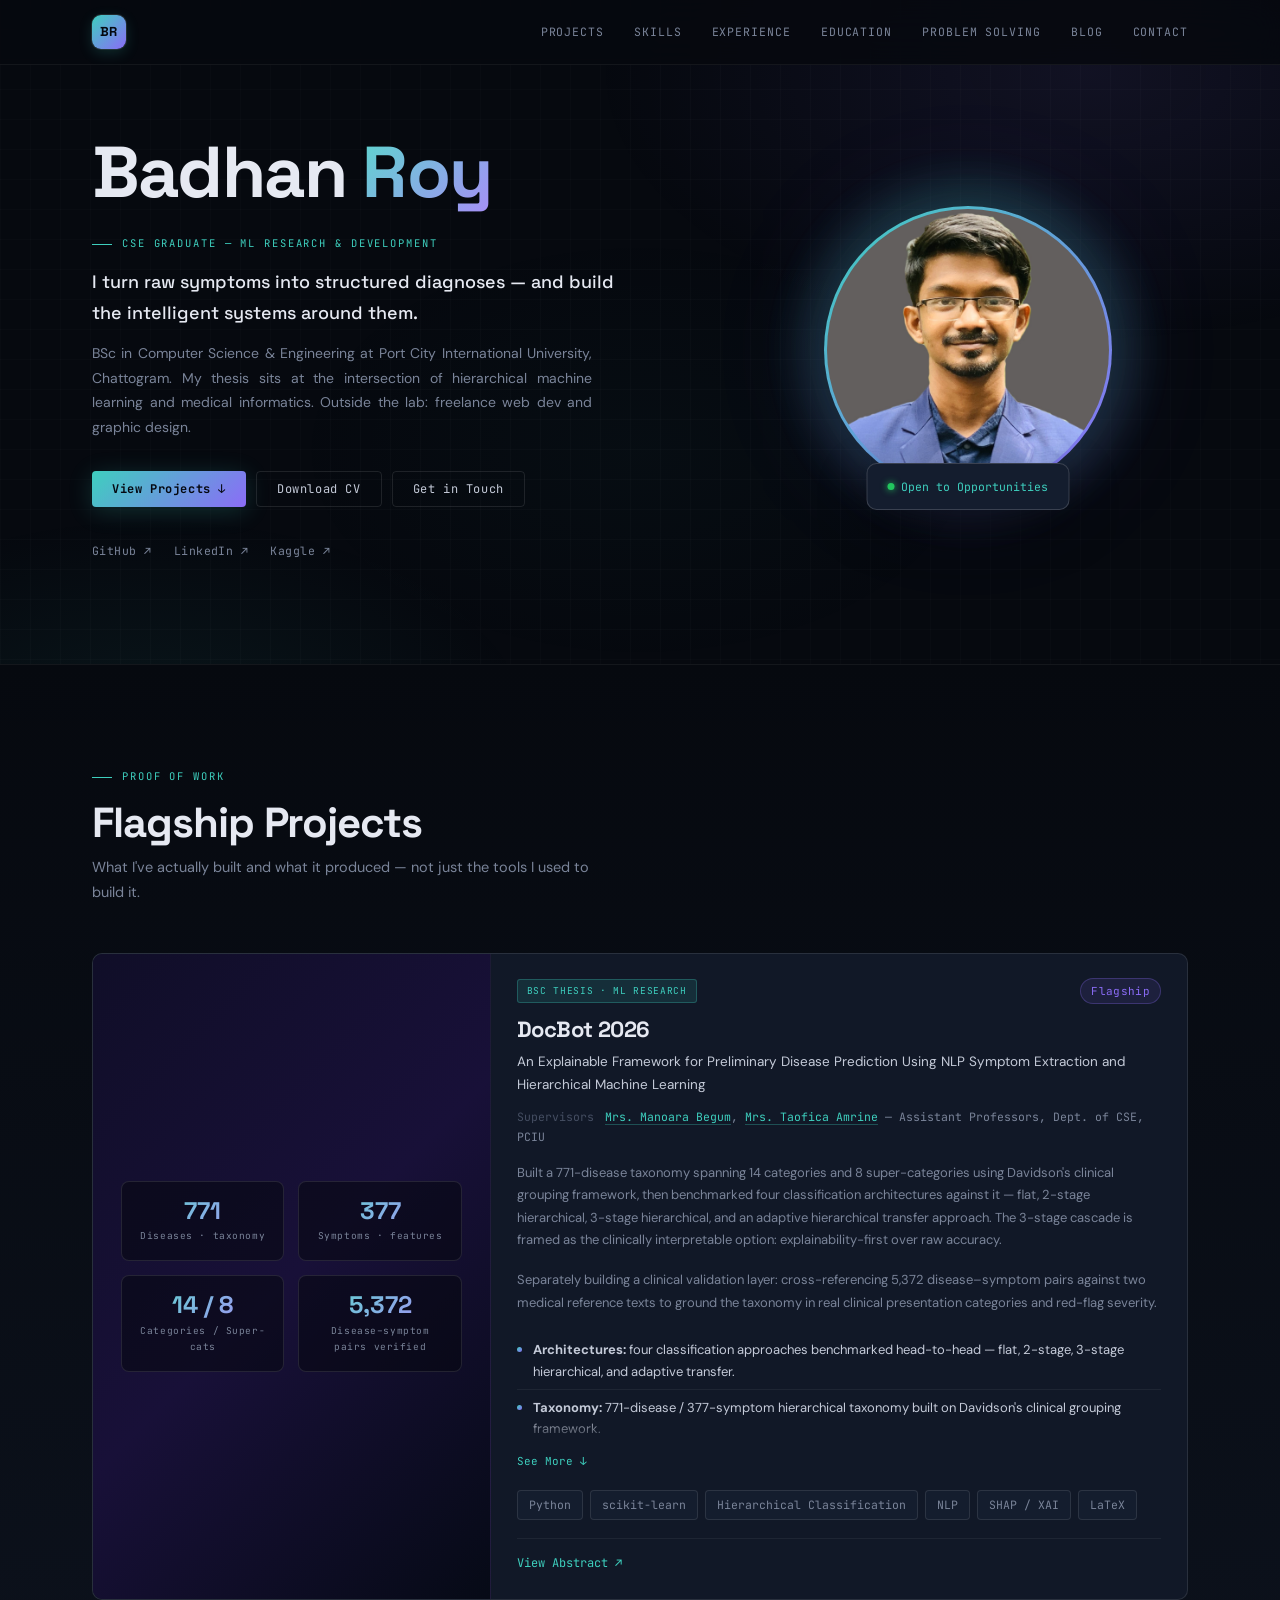
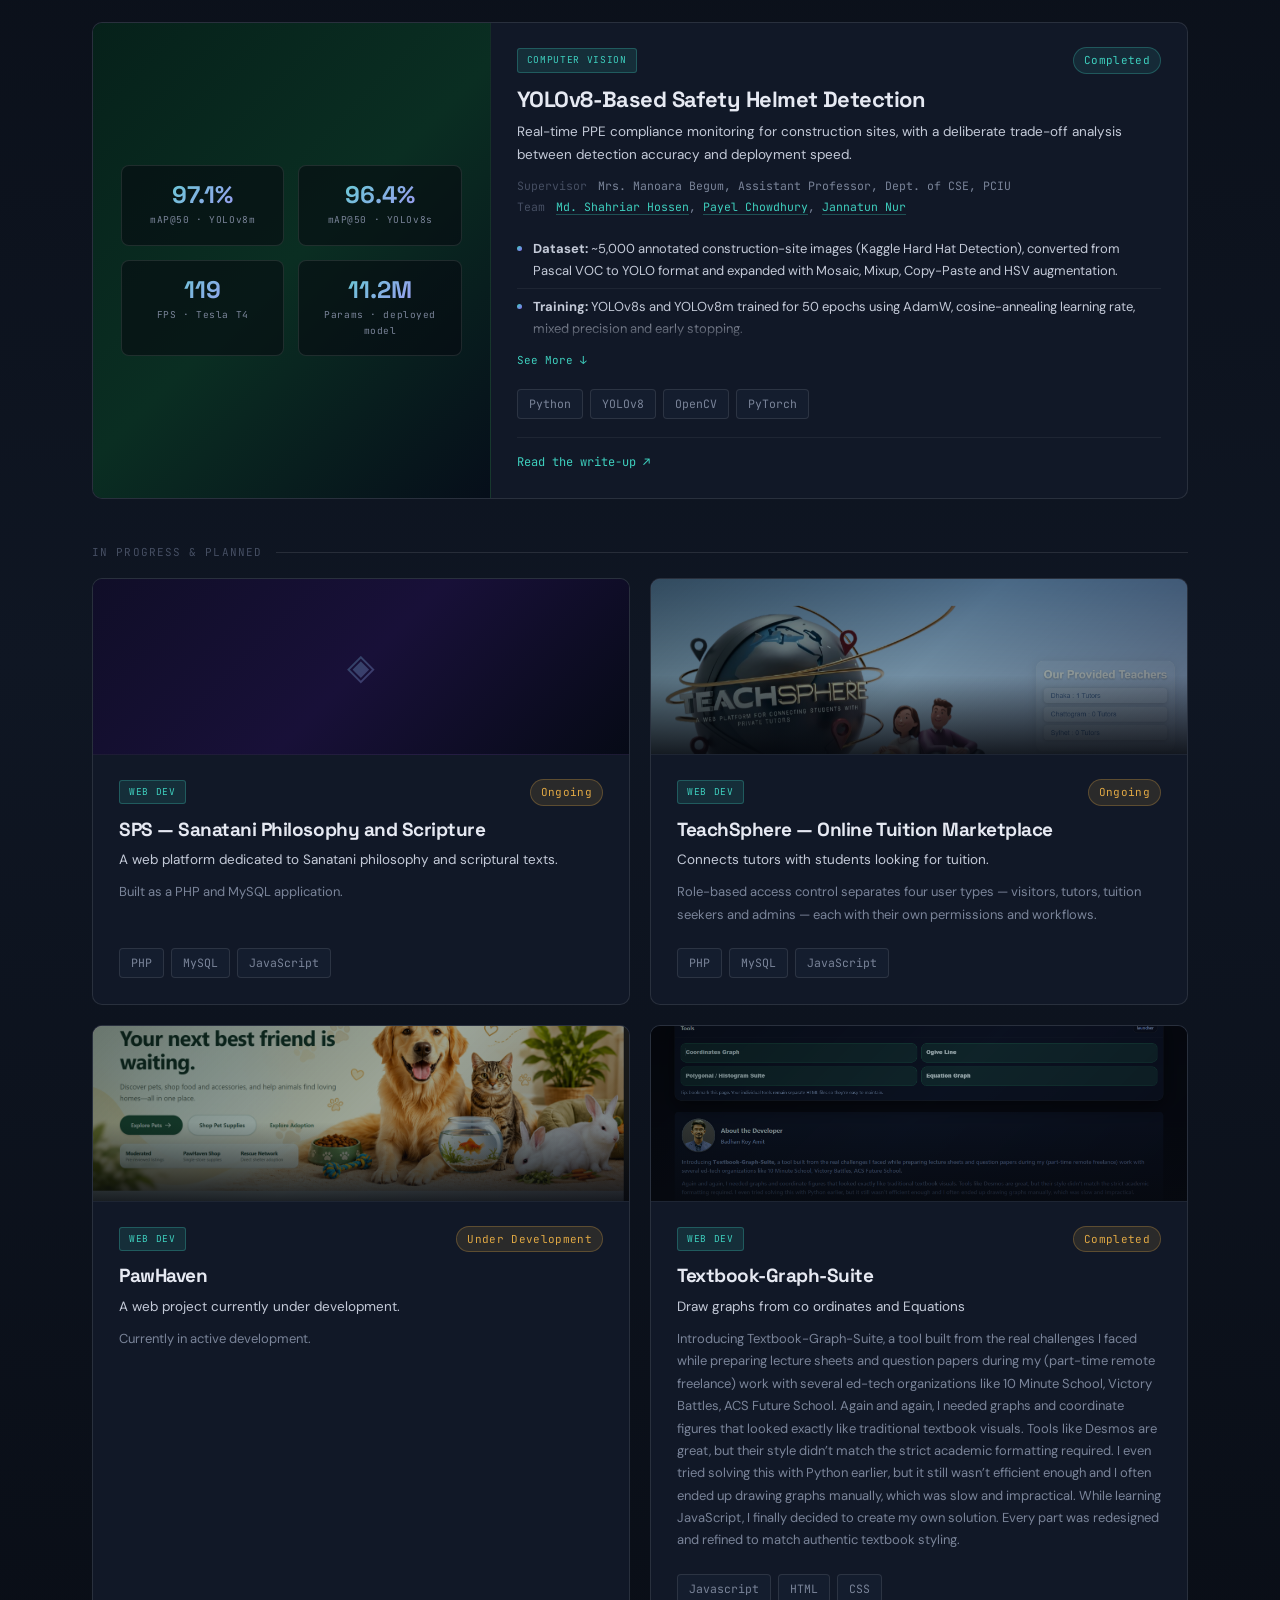
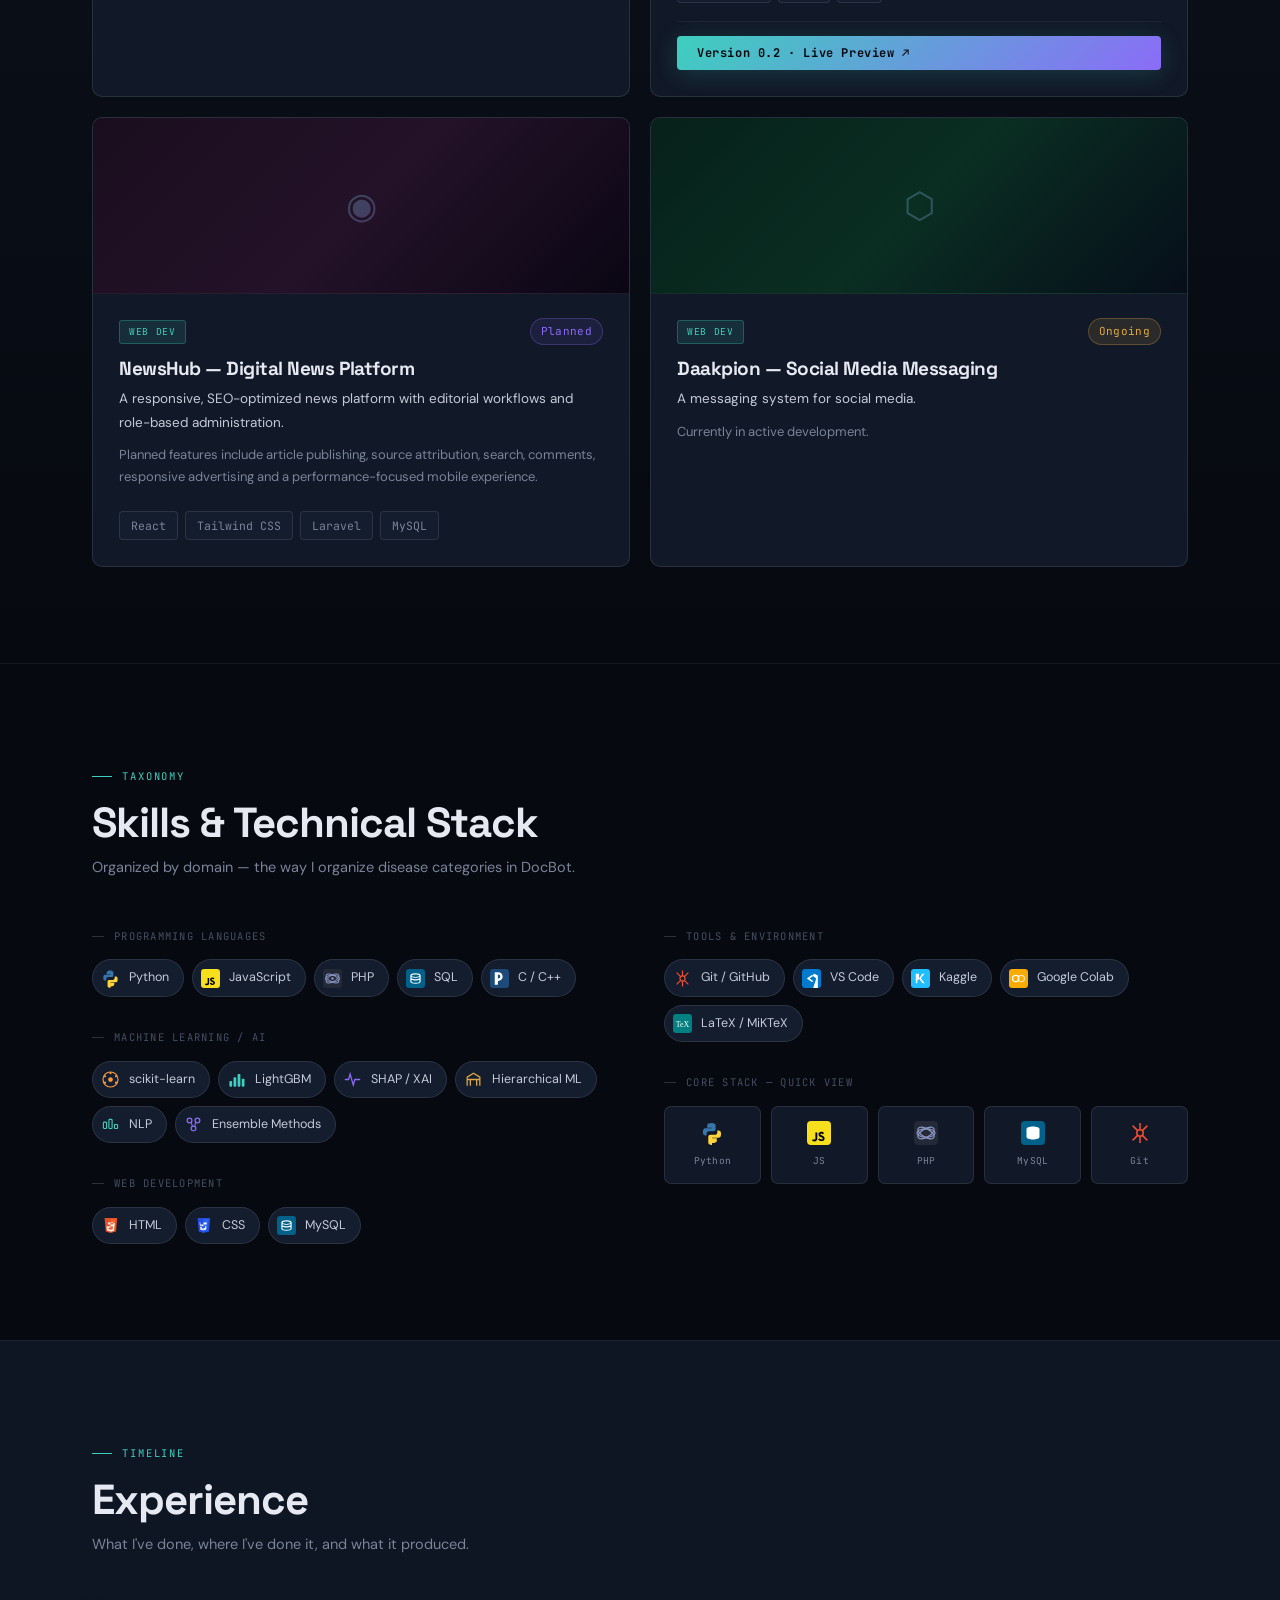
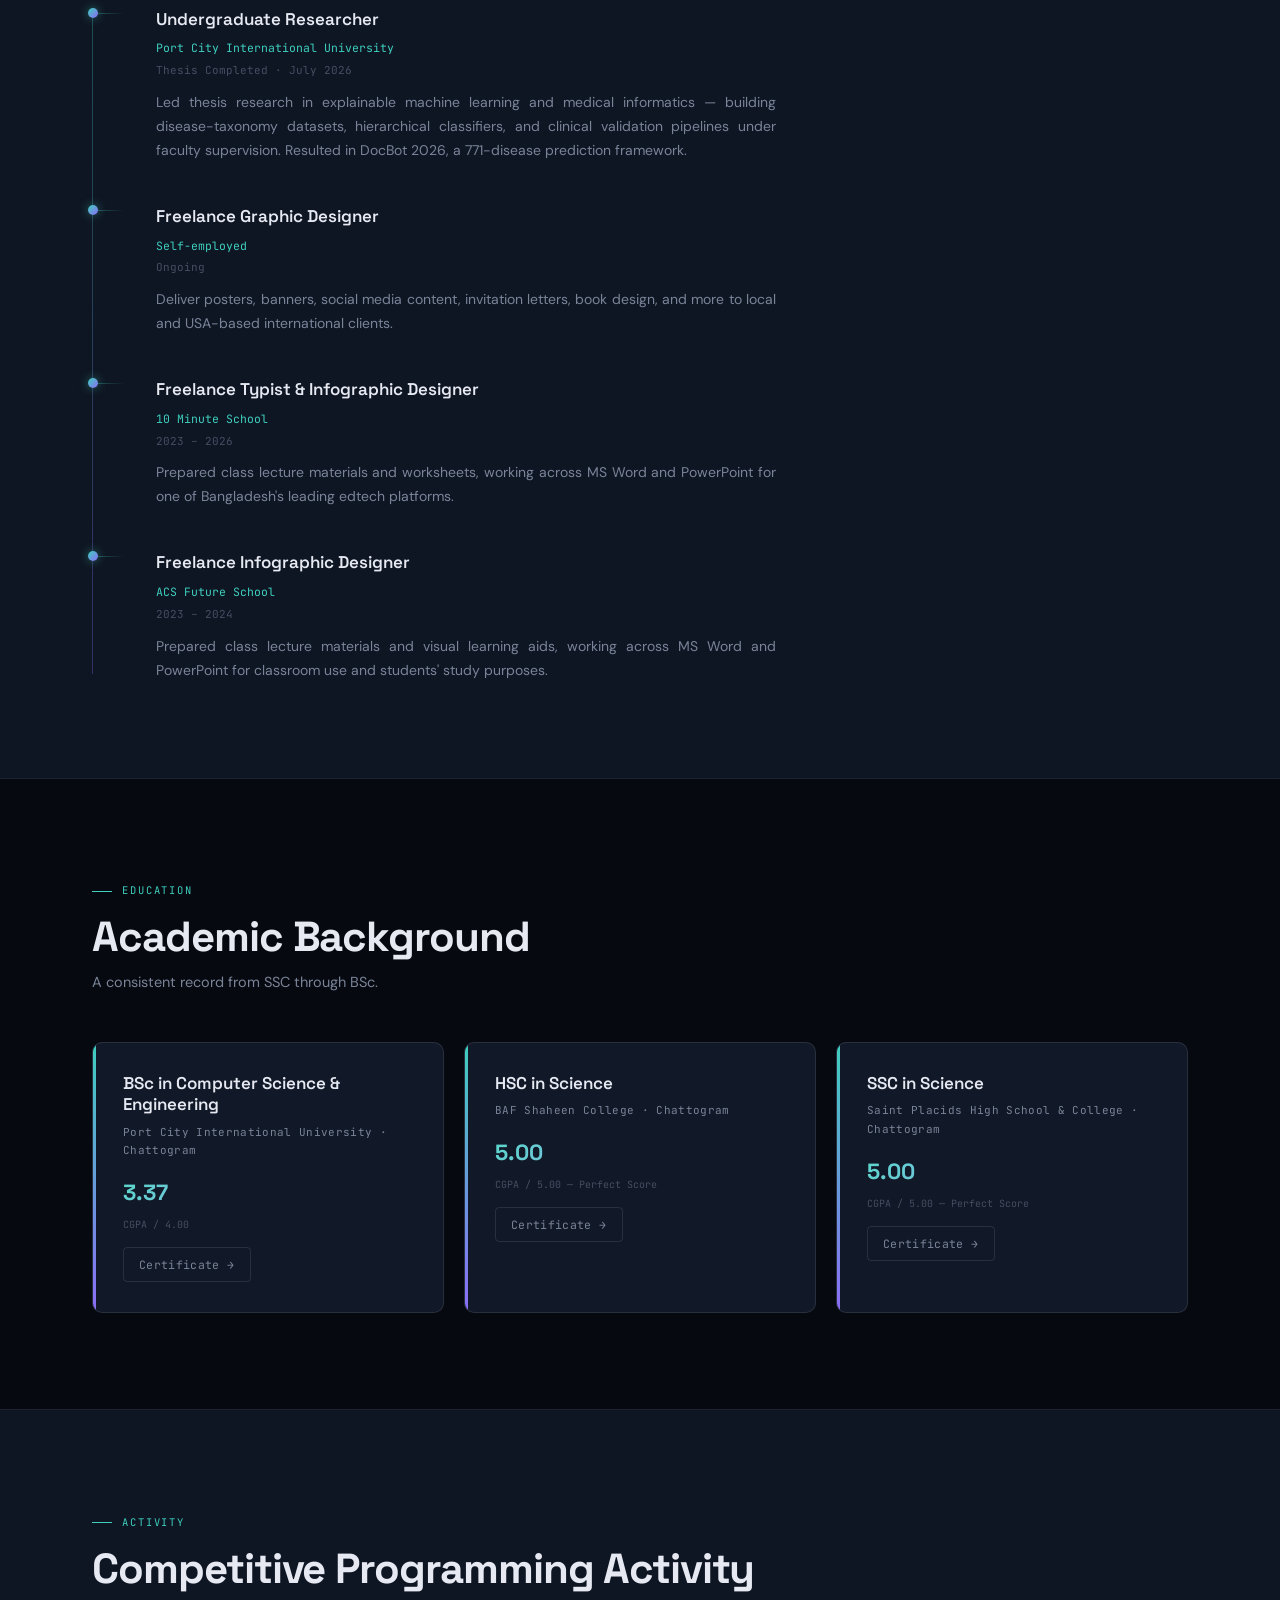
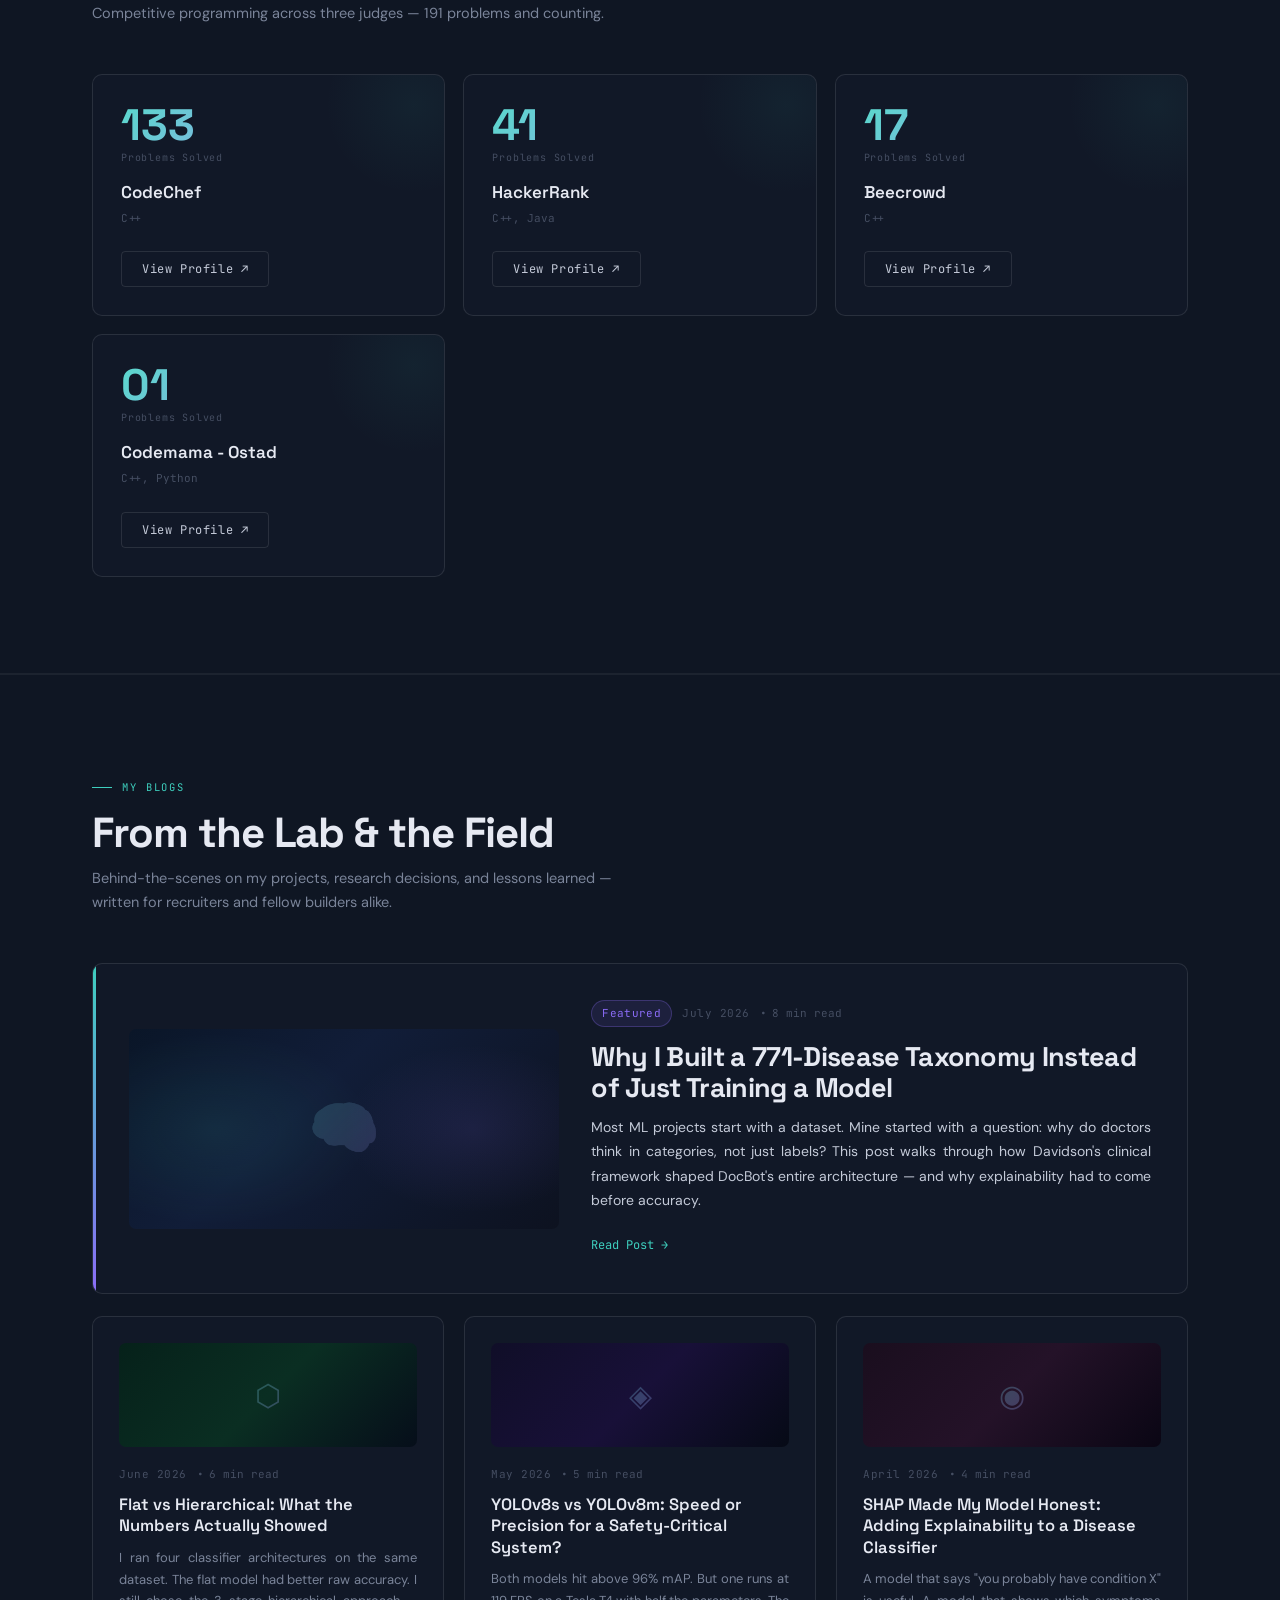
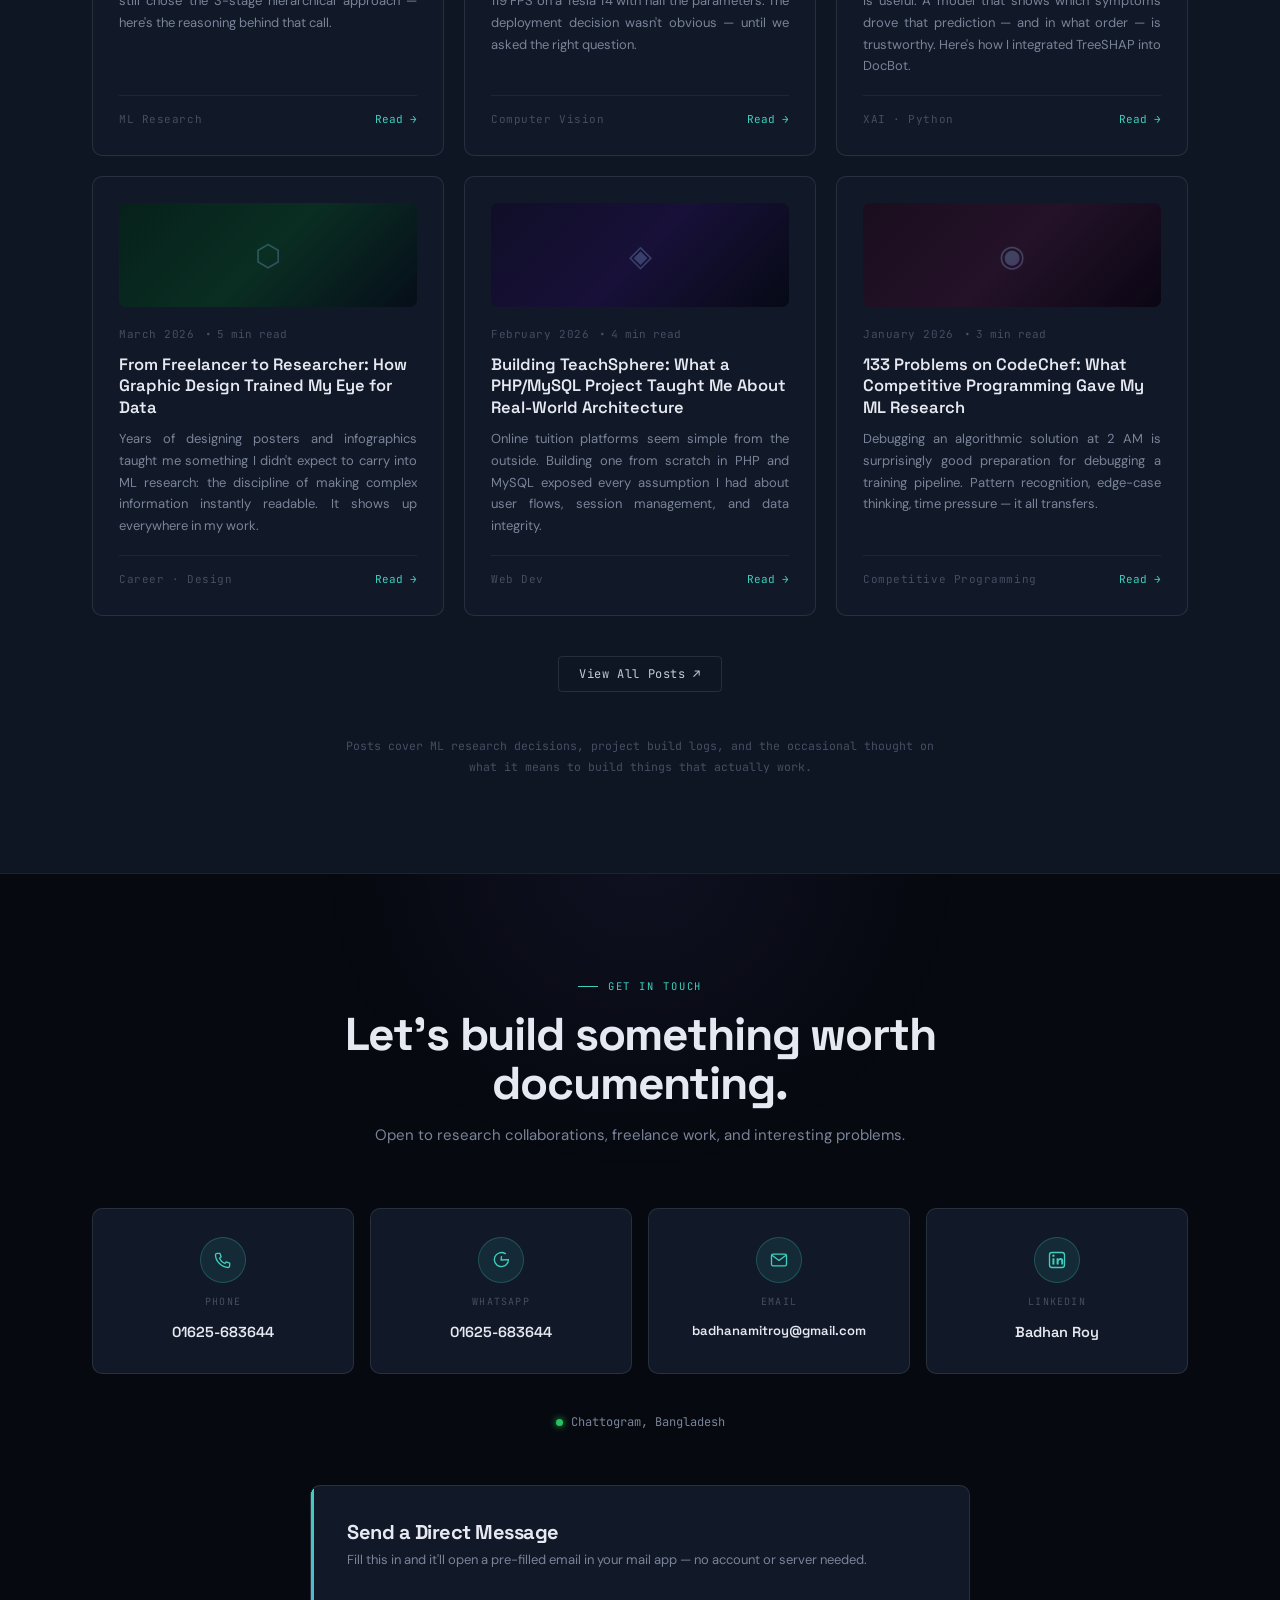
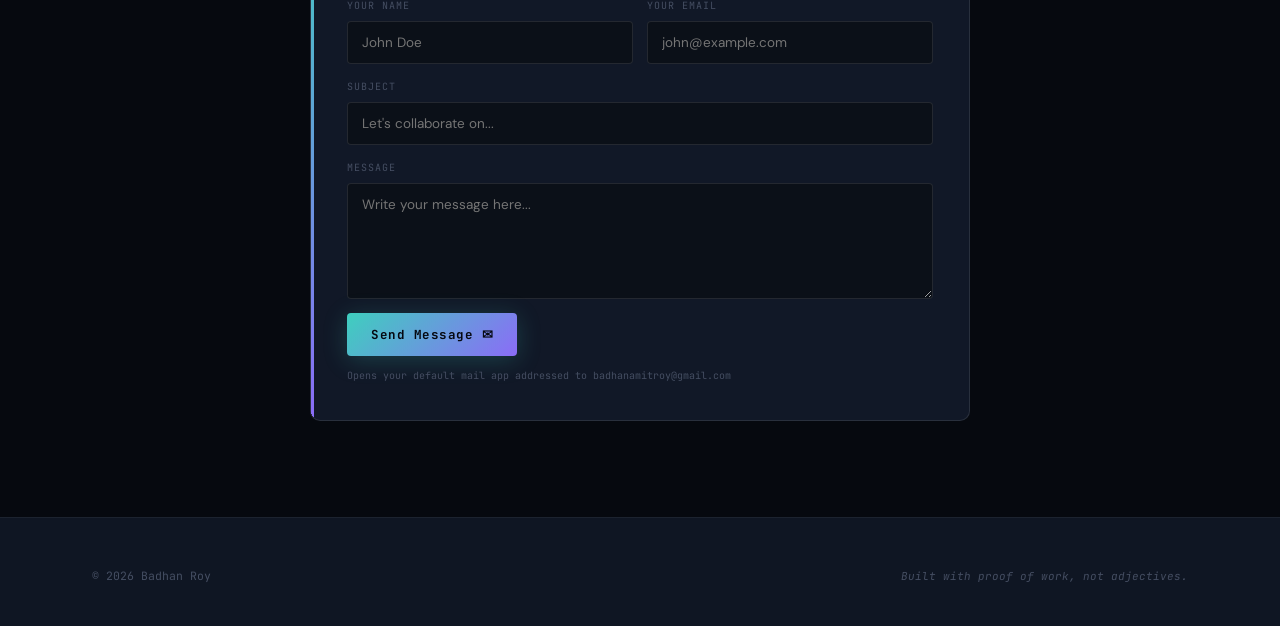
<file: index.html>
<!DOCTYPE html>
<html lang="en">
<head>
<meta charset="UTF-8">
<meta name="viewport" content="width=device-width, initial-scale=1.0">
<meta name="description" content="Badhan Roy — CSE undergraduate at Port City International University. ML research (explainable disease prediction, hierarchical classification), computer vision, and web development.">
<title>Badhan Roy — Portfolio</title>
<link rel="preconnect" href="https://fonts.googleapis.com">
<link rel="preconnect" href="https://fonts.gstatic.com" crossorigin>
<link href="https://fonts.googleapis.com/css2?family=Space+Grotesk:wght@400;500;600;700&family=DM+Sans:ital,opsz,wght@0,9..40,400;0,9..40,500;0,9..40,600;1,9..40,400&family=JetBrains+Mono:ital,wght@0,400;0,500;0,600;1,400&display=swap" rel="stylesheet">
<style>
/* ═══════════════════════════════════════════════════
   DESIGN TOKENS
═══════════════════════════════════════════════════ */
:root {
  --ink:      #06090f;
  --ink-2:    #0b1018;
  --ink-3:    #0f1623;
  --card:     #111827;
  --card-2:   #141d2e;
  --card-3:   #192235;
  --line:     rgba(255,255,255,0.055);
  --line-m:   rgba(255,255,255,0.10);
  --line-s:   rgba(255,255,255,0.16);

  --text:     #e6e9f2;
  --text-2:   #c4cad8;
  --muted:    #7a8499;
  --muted-2:  #454e62;

  --teal:     #3ecfbe;
  --teal-d:   rgba(62,207,190,0.10);
  --teal-g:   rgba(62,207,190,0.20);
  --violet:   #8b6cf7;
  --violet-d: rgba(139,108,247,0.10);
  --amber:    #e0a844;
  --amber-d:  rgba(224,168,68,0.12);
  --rose:     #e05a8a;
  --rose-d:   rgba(224,90,138,0.12);

  --grad:       linear-gradient(135deg,#3ecfbe 0%,#8b6cf7 100%);
  --grad-rev:   linear-gradient(135deg,#8b6cf7 0%,#3ecfbe 100%);
  --grad-text:  linear-gradient(135deg,#5ad8cc 0%,#a88df8 100%);
  --grad-amber: linear-gradient(135deg,#e0a844 0%,#e05a8a 100%);

  --r:  4px;
  --r2: 10px;
  --disp: 'Space Grotesk', sans-serif;
  --body: 'DM Sans', sans-serif;
  --mono: 'JetBrains Mono', monospace;
  --max: 1160px;
}

/* ═══════════════════════════════════════════════════
   BASE
═══════════════════════════════════════════════════ */
*, *::before, *::after { box-sizing: border-box; margin: 0; padding: 0; }
html { scroll-behavior: smooth; }
@media (prefers-reduced-motion: reduce) {
  html { scroll-behavior: auto; }
  *, *::before, *::after { animation-duration: .001ms !important; transition-duration: .001ms !important; }
}
body {
  background: var(--ink);
  color: var(--text);
  font-family: var(--body);
  font-size: 15px;
  line-height: 1.7;
  -webkit-font-smoothing: antialiased;
  overflow-x: hidden;
}
a { color: inherit; text-decoration: none; }
img { display: block; max-width: 100%; }
::selection { background: var(--teal); color: var(--ink); }
:focus-visible { outline: 2px solid var(--teal); outline-offset: 3px; }

/* Ambient background */
body::before {
  content: "";
  position: fixed; inset: 0; pointer-events: none; z-index: 0;
  background:
    radial-gradient(ellipse 70% 55% at 85% 8%,  rgba(139,108,247,0.09) 0%, transparent 55%),
    radial-gradient(ellipse 55% 45% at 12% 82%, rgba(62,207,190,0.07) 0%, transparent 55%),
    radial-gradient(ellipse 40% 35% at 50% 50%, rgba(62,207,190,0.025) 0%, transparent 70%),
    repeating-linear-gradient(0deg,  rgba(255,255,255,0.015) 0, rgba(255,255,255,0.015) 1px, transparent 1px, transparent 30px),
    repeating-linear-gradient(90deg, rgba(255,255,255,0.015) 0, rgba(255,255,255,0.015) 1px, transparent 1px, transparent 30px);
}
body > * { position: relative; z-index: 1; }

/* ═══════════════════════════════════════════════════
   LAYOUT UTILITIES
═══════════════════════════════════════════════════ */
.wrap { max-width: var(--max); margin: 0 auto; padding: 0 32px; }

.eyebrow {
  font-family: var(--mono); font-size: 10.5px; letter-spacing: .18em; text-transform: uppercase;
  color: var(--teal); display: inline-flex; align-items: center; gap: 10px; margin-bottom: 14px;
}
.eyebrow::before { content: ""; width: 20px; height: 1px; background: var(--teal); flex-shrink: 0; }

h1, h2, h3 { font-family: var(--disp); font-weight: 700; letter-spacing: -.025em; line-height: 1.08; }
h2 { font-size: clamp(28px, 3.6vw, 42px); margin-bottom: 10px; }

.section-sub { color: var(--muted); max-width: 52ch; margin-bottom: 48px; font-size: 14.5px; line-height: 1.7; }

.grad-text {
  background: var(--grad-text);
  -webkit-background-clip: text; -webkit-text-fill-color: transparent;
  background-clip: text;
}

.btn {
  font-family: var(--mono); font-size: 12px; letter-spacing: .05em;
  padding: 11px 20px; border-radius: var(--r); display: inline-flex; align-items: center; gap: 8px;
  cursor: pointer; transition: transform .14s, box-shadow .14s, border-color .15s, color .15s, background .14s;
  border: 1px solid var(--line-m); line-height: 1;
}
.btn:hover { transform: translateY(-2px); }
.btn-primary {
  background: var(--grad); color: #050810; border: none; font-weight: 700;
  box-shadow: 0 4px 24px rgba(62,207,190,0.20);
}
.btn-primary:hover { box-shadow: 0 8px 36px rgba(62,207,190,0.34); }
.btn-ghost { color: var(--text-2); background: transparent; }
.btn-ghost:hover { border-color: var(--teal); color: var(--teal); }

.tag {
  font-family: var(--mono); font-size: 11.5px; padding: 4px 11px;
  border-radius: var(--r); background: var(--card-2); border: 1px solid var(--line-m); color: var(--muted);
  transition: border-color .15s, color .15s;
}
.tag:hover { border-color: var(--teal); color: var(--teal); }

/* Reveal animation */
.reveal { opacity: 0; transform: translateY(18px); transition: opacity .65s ease, transform .65s ease; }
.reveal.in { opacity: 1; transform: translateY(0); }

/* ═══════════════════════════════════════════════════
   ① NAVIGATION
═══════════════════════════════════════════════════ */
header {
  position: sticky; top: 0; z-index: 80;
  background: rgba(6,9,15,0.85); backdrop-filter: blur(16px);
  border-bottom: 1px solid var(--line);
}
.navbar {
  display: flex; align-items: center; justify-content: space-between;
  padding-top: 15px; padding-bottom: 15px;
}
.brand {
  font-family: var(--mono); font-size: 12px; letter-spacing: .07em;
  display: flex; align-items: center; gap: 10px; color: var(--text-2);
}
.brand-dot {
  width: 8px; height: 8px; border-radius: 50%;
  background: var(--grad); box-shadow: 0 0 0 3px rgba(62,207,190,0.18);
  animation: pulse-dot 2.8s ease-in-out infinite; flex-shrink: 0;
}
@keyframes pulse-dot { 0%,100% { opacity:1; } 50% { opacity:.25; } }

nav.desk ul { list-style: none; display: flex; gap: 30px; }
nav.desk a {
  font-family: var(--mono); font-size: 11.5px; letter-spacing: .08em; text-transform: uppercase;
  color: var(--muted); transition: color .15s; padding: 4px 0;
  border-bottom: 1px solid transparent;
}
nav.desk a:hover { color: var(--teal); border-color: rgba(62,207,190,.3); }

.brand-logo {
  font-family: var(--disp); font-size: 13px; font-weight: 700; letter-spacing: .02em;
  width: 34px; height: 34px; border-radius: 9px; flex-shrink: 0;
  display: flex; align-items: center; justify-content: center;
  background: var(--grad); color: #050810;
  box-shadow: 0 0 0 1px var(--line-m), 0 4px 14px rgba(62,207,190,0.18);
  transition: transform .18s;
}
.brand:hover .brand-logo { transform: translateY(-2px); }

.nav-toggle {
  display: none; background: none; border: 1px solid var(--line-m);
  border-radius: var(--r); width: 38px; height: 38px; cursor: pointer;
  align-items: center; justify-content: center; flex-direction: column; gap: 5px;
  flex-shrink: 0; transition: border-color .15s;
}
.nav-toggle:hover { border-color: var(--teal); }
.hbar {
  width: 16px; height: 1.6px; background: var(--text-2); border-radius: 2px;
  transition: transform .25s ease, opacity .2s ease;
}
.nav-toggle.open .hbar:nth-child(1) { transform: translateY(6.6px) rotate(45deg); }
.nav-toggle.open .hbar:nth-child(2) { opacity: 0; }
.nav-toggle.open .hbar:nth-child(3) { transform: translateY(-6.6px) rotate(-45deg); }

@media (max-width: 760px) { nav.desk { display: none; } .nav-toggle { display: flex; } }

@media (max-width: 480px) {
  .navbar { padding-top: 13px; padding-bottom: 13px; }
  .navbar.wrap, #mob-nav.wrap { padding-left: 18px; padding-right: 18px; }
}

#mob-nav { display: none; flex-direction: column; gap: 0; border-top: 1px solid var(--line); padding-top: 6px; padding-bottom: 16px; }

#mob-nav.open { display: flex; }
#mob-nav a {
  font-family: var(--mono); font-size: 13px; color: var(--muted);
  padding: 12px 0; border-bottom: 1px solid var(--line);
  transition: color .15s;
}
#mob-nav a:hover { color: var(--teal); }

.sec-hero {
  padding-top: 72px;
  padding-bottom: 100px;
}
@media (max-width: 640px) {
  .sec-hero { padding-top: 44px; padding-bottom: 56px; }
}

.hero-grid {
  display: grid; grid-template-columns: 1.15fr 0.85fr;
  gap: 60px; align-items: center;
}

@media (max-width: 900px) { .hero-grid { grid-template-columns: 1fr; gap: 52px; } }
@media (max-width: 640px) {
  .hero-grid { gap: 36px; }
  .profile-ring { width: 220px; height: 220px; }
  .hero-right { margin-bottom: 20px; } /* breathing room for the status-float badge */
}

.hero-left h1 {
  font-size: clamp(46px, 6.8vw, 72px); line-height: .98; margin-bottom: 20px;
}
.hero-lede {
  font-size: 18px; font-weight: 500; color: var(--text); max-width: 44ch;
  margin-bottom: 13px; font-family: var(--disp);
}
.hero-desc {
  color: var(--muted);
  max-width: 50ch;
  margin-bottom: 32px;
  font-size: 14px;
  line-height: 1.75;
  text-align: justify;
}
.cta-row { display: flex; flex-wrap: wrap; gap: 10px; margin-bottom: 34px; }

.social-row { display: flex; gap: 22px; flex-wrap: wrap; }
.social-row a {
  font-family: var(--mono); font-size: 11.5px; color: var(--muted);
  display: flex; align-items: center; gap: 5px; letter-spacing: .04em;
  border-bottom: 1px solid transparent; padding-bottom: 2px;
  transition: color .15s, border-color .15s;
}
.social-row a:hover { color: var(--teal); border-color: rgba(62,207,190,.4); }

/* Profile card */
.hero-right { display: flex; justify-content: center; }
.profile-wrap { position: relative; display: inline-block; }
.profile-ring {
  width: 288px; height: 288px; border-radius: 50%;
  background: var(--grad); padding: 3px; position: relative;
  box-shadow: 0 0 64px rgba(62,207,190,0.16), 0 0 130px rgba(139,108,247,0.11);
}
.profile-ring::before {
  content: ""; position: absolute; inset: -28px; border-radius: 50%;
  background: conic-gradient(from 0deg, rgba(62,207,190,0.12), rgba(139,108,247,0.12), rgba(62,207,190,0.12));
  filter: blur(20px); z-index: -1; animation: spin-ring 9s linear infinite;
}
@keyframes spin-ring { to { transform: rotate(360deg); } }
.profile-ring .inner {
  width: 100%; height: 100%; border-radius: 50%; overflow: hidden;
  background: var(--card-2); display: flex; align-items: center; justify-content: center;
}
.profile-ring .inner img { width: 100%; height: 100%; object-fit: cover; }

.status-float {
  position: absolute; bottom: -16px; left: 50%; transform: translateX(-50%);
  background: var(--card-2); border: 1px solid var(--line-s); border-radius: var(--r2);
  padding: 13px 20px; min-width: 180px; white-space: nowrap;
  box-shadow: 0 16px 48px rgba(0,0,0,.45);
}
.sf-label { font-family: var(--mono); font-size: 10.5px; color: var(--muted-2); margin-bottom: 6px; letter-spacing: .06em; }
.sf-val { font-family: var(--mono); font-size: 11.5px; color: var(--teal); display: flex; align-items: center; gap: 7px; }
.s-dot {
  width: 7px; height: 7px; border-radius: 50%;
  background: #22c55e; box-shadow: 0 0 7px #22c55e; animation: pulse-dot 2s infinite; flex-shrink: 0;
}

/* Quick stats strip */
.hero-stats {
  display: flex; gap: 0; margin-top: 80px;
  background: var(--card); border: 1px solid var(--line-m); border-radius: var(--r2); overflow: hidden;
}
.hstat {
  flex: 1; padding: 20px 24px; text-align: center;
  border-right: 1px solid var(--line);
}
.hstat:last-child { border-right: none; }
.hstat-num {
  font-family: var(--disp); font-size: 26px; font-weight: 700;
  background: var(--grad-text); -webkit-background-clip: text; -webkit-text-fill-color: transparent; background-clip: text;
  display: block; margin-bottom: 3px;
}
.hstat-lbl { font-family: var(--mono); font-size: 10px; color: var(--muted); letter-spacing: .08em; }
@media (max-width: 600px) { .hero-stats { display: none; } }

/* ═══════════════════════════════════════════════════
   ③ PROJECTS SECTION
═══════════════════════════════════════════════════ */
.sec-projects {
  padding: 96px 0;
  background: linear-gradient(180deg, var(--ink) 0%, var(--ink-3) 50%, var(--ink) 100%);
  border-top: 1px solid var(--line);
  border-bottom: 1px solid var(--line);
}

/* Flagship (legacy styles — DocBot now uses the wide project card) */
.flagship {
  background: var(--card); border: 1px solid var(--line-m); border-radius: var(--r2);
  padding: 40px; position: relative; overflow: hidden; margin-bottom: 28px;
}
.flagship::before {
  content: ""; position: absolute; top: 0; left: 0; height: 100%; width: 3px;
  background: var(--grad);
}
.flagship::after {
  content: ""; position: absolute; top: -100px; right: -100px;
  width: 360px; height: 360px; border-radius: 50%;
  background: radial-gradient(circle, rgba(139,108,247,0.07) 0%, transparent 65%);
  pointer-events: none;
}
.f-topbar {
  display: flex; align-items: center; gap: 10px; flex-wrap: wrap; margin-bottom: 20px;
}
.f-label {
  font-family: var(--mono); font-size: 10px; letter-spacing: .12em; text-transform: uppercase;
  background: rgba(139,108,247,0.13); border: 1px solid rgba(139,108,247,0.28);
  color: var(--violet); padding: 4px 11px; border-radius: 3px;
}
.f-cat {
  font-family: var(--mono); font-size: 10px; letter-spacing: .1em; text-transform: uppercase;
  color: var(--muted-2);
}

.badge-row { display: flex; flex-wrap: wrap; gap: 8px; margin-bottom: 20px; }
.badge {
  font-family: var(--mono); font-size: 11px; padding: 3px 10px;
  border-radius: 20px; letter-spacing: .03em;
}
.badge-amber { background: var(--amber-d); color: var(--amber); border: 1px solid rgba(224,168,68,.28); }
.badge-teal  { background: var(--teal-d);  color: var(--teal);  border: 1px solid rgba(62,207,190,.28); }
.badge-violet{ background: var(--violet-d);color: var(--violet);border: 1px solid rgba(139,108,247,.28); }

.proj-title { font-size: clamp(22px, 3vw, 30px); margin-bottom: 6px; }
.proj-sub   {
  color: var(--muted);
  font-size: 13.5px;
  font-style: italic;
  margin-bottom: 16px;
  max-width: 100%;
  line-height: 1.72;
  text-align: justify;
}

.proj-desc  {
  color: var(--text-2);
  font-size: 14px;
  margin-bottom: 16px;
  max-width: 100%;
  line-height: 1.72;
  text-align: justify;
}

.feat-grid {
  display: grid; grid-template-columns: 1fr 1fr; gap: 0 24px;
  list-style: none; margin-bottom: 24px;
}
@media (max-width: 640px) { .feat-grid { grid-template-columns: 1fr; } }
.feat-grid li {
  font-size: 13.5px; color: var(--muted);
  padding: 9px 0 9px 22px; position: relative;
  border-bottom: 1px solid var(--line);
}
.feat-grid li:last-child { border-bottom: none; }
.feat-grid li::before {
  content: ""; position: absolute; left: 0; top: 50%; transform: translateY(-50%);
  width: 6px; height: 6px; border-radius: 50%; background: var(--grad);
}

.stack-row { display: flex; flex-wrap: wrap; gap: 7px; margin-bottom: 24px; }

.proj-foot {
  display: flex;
  flex-direction: column;
  gap: 14px;
  padding-top: 18px;
  border-top: 1px solid var(--line);
}

.credit {
  font-family: var(--mono);
  font-size: 11px;
  color: var(--muted-2);
  line-height: 1.9;
  display: block;
}

.supervisor-credit { display: flex; justify-content: center; margin: 22px 0 28px; text-align: center; }
.sc-row { display: inline-flex; gap: 8px; font-family: var(--body); font-size: 14.5px; color: var(--text); line-height: 1.9; }
.sc-label { flex-shrink: 0; color: var(--text-2); }
.sc-names { text-align: left; }
.sc-names a {
  color: var(--text); border-bottom: 1px solid var(--line-s);
  padding-bottom: 1px; transition: color .15s, border-color .15s;
}
.sc-names a:hover { color: var(--teal); border-color: var(--teal); }
@media (max-width: 560px) {
  .sc-row { flex-direction: column; align-items: center; text-align: center; gap: 2px; }
  .sc-names { text-align: center; }
  .sc-names br { display: none; }
}

.link-row { display: flex; gap: 18px; flex-wrap: wrap; }
.link-row a {
  font-family: var(--mono); font-size: 12px; color: var(--teal);
  transition: opacity .15s;
}
.link-row a:hover { opacity: .7; text-decoration: underline; }

/* Project card grid */
.proj-grid { display: grid; grid-template-columns: 1fr 1fr; gap: 20px; margin-top: 20px; }
@media (max-width: 800px) { .proj-grid { grid-template-columns: 1fr; } }

.proj-card {
  background: var(--card); border: 1px solid var(--line-m); border-radius: var(--r2);
  padding: 28px; display: flex; flex-direction: column;
  transition: border-color .22s, transform .22s, box-shadow .22s;
}
.proj-card:hover {
  border-color: rgba(62,207,190,.28); transform: translateY(-5px);
  box-shadow: 0 20px 50px rgba(0,0,0,.38);
}
.proj-card .proj-title { font-size: 19px; }
.proj-card .proj-sub   { font-size: 13px; margin-bottom: 14px; }
.proj-card .proj-desc  { font-size: 13.5px; margin-bottom: 18px; flex: 1; }

.card-visual {
  height: 136px; border-radius: 7px; margin-bottom: 22px; overflow: hidden;
  display: flex; align-items: center; justify-content: center; position: relative;
}

.cv-photo-wrap { position: relative; }
.cv-photo {
  position: absolute; inset: 0; width: 100%; height: 100%;
  object-fit: cover; z-index: 0;
}
.cv-photo-wrap::before {
  content: ""; position: absolute; inset: 0; z-index: 1; pointer-events: none;
  background: linear-gradient(135deg, rgba(6,33,26,.6) 0%, rgba(10,46,34,.4) 50%, rgba(6,14,26,.55) 100%);
  mix-blend-mode: multiply;
}
.cv-photo-wrap::after {
  content: ""; position: absolute; inset: 0; z-index: 1; pointer-events: none;
  background: linear-gradient(180deg, rgba(6,9,15,0) 55%, rgba(6,9,15,.85) 100%);
}

.cv-chip-static {
  position: static; display: inline-flex; margin-bottom: 14px;
}

.proj-meta { margin-bottom: 14px; }
.proj-meta-line {
  font-family: var(--mono); font-size: 11.5px; color: var(--muted); line-height: 1.8;
}
.pm-label { color: var(--muted-2); margin-right: 4px; }
.proj-meta-line a {
  color: var(--teal); border-bottom: 1px solid rgba(62,207,190,.3);
  transition: color .15s, border-color .15s;
}
.proj-meta-line a:hover { color: var(--text); border-color: var(--text); }

.proj-highlights {
  list-style: none; margin: 0 0 4px; max-height: 84px; overflow: hidden;
  position: relative; transition: max-height .35s ease;
}
.proj-highlights.expanded { max-height: 600px; }
.proj-highlights::after {
  content: ""; position: absolute; bottom: 0; left: 0; right: 0; height: 28px;
  background: linear-gradient(180deg, transparent, var(--card));
  transition: opacity .25s ease;
}
.proj-highlights.expanded::after { opacity: 0; pointer-events: none; }
.proj-highlights li {
  font-size: 13px; color: var(--text-2); line-height: 1.65;
  padding: 7px 0 7px 16px; position: relative;
  border-bottom: 1px solid var(--line);
  text-align: justify;
}
.proj-highlights li:last-child { border-bottom: none; }
.proj-highlights li::before {
  content: ""; position: absolute; left: 0; top: 15px;
  width: 5px; height: 5px; border-radius: 50%; background: var(--grad);
}

.see-more-btn {
  font-family: var(--mono); font-size: 11px; color: var(--teal);
  background: none; border: none; cursor: pointer; padding: 6px 0 18px;
  display: inline-flex; align-items: center; gap: 4px; transition: opacity .15s;
}
.see-more-btn:hover { opacity: .7; }

.cv-ml   { background: linear-gradient(135deg,#06211a 0%,#0a2e22 50%,#060e1a 100%); }
.cv-web  { background: linear-gradient(135deg,#100e28 0%,#181038 50%,#060a16 100%); }
.cv-data { background: linear-gradient(135deg,#1a0e1e 0%,#241228 50%,#0a0614 100%); }
.cv-icon {
  font-size: 36px;
  opacity: .3;
  background: var(--grad-text);
  -webkit-background-clip: text;
  -webkit-text-fill-color: transparent;
  background-clip: text;
}
.cv-chip {
  font-family: var(--mono);
  font-size: 9.5px;
  letter-spacing: .07em;
  text-transform: uppercase;
  width: fit-content;
  padding: 3px 9px;
  border-radius: 3px;
  background: rgba(62,207,190,0.12);
  color: var(--teal);
  border: 1px solid rgba(62,207,190,0.28);
  display: inline-block;
  margin-top: 6px;
  margin-bottom: 10px;
}

.flagship-visual {
  height: 160px; border-radius: 7px; margin-bottom: 22px;
  background: linear-gradient(135deg,#0a1628 0%,#111d38 40%,#0d1220 100%);
  display: flex; align-items: center; justify-content: center;
  position: relative; overflow: hidden;
}
.flagship-visual::before {
  content: ""; position: absolute; inset: 0;
  background: radial-gradient(ellipse 60% 80% at 20% 50%, rgba(62,207,190,0.08) 0%, transparent 60%),
              radial-gradient(ellipse 50% 70% at 80% 50%, rgba(139,108,247,0.10) 0%, transparent 60%);
}
.flagship-visual .f-big-icon {
  font-size: 64px; opacity: .15;
  background: var(--grad-text);
  -webkit-background-clip: text; -webkit-text-fill-color: transparent; background-clip: text;
  position: relative; z-index: 1;
}

/* ═══════════════════════════════════════════════════
   ④ SKILLS SECTION
═══════════════════════════════════════════════════ */
.sec-skills { padding: 96px 0; }

.skills-layout { display: grid; grid-template-columns: 1fr 1fr; gap: 48px; }
@media (max-width: 820px) { .skills-layout { grid-template-columns: 1fr; } }

.skill-group { margin-bottom: 32px; }
.skill-group:last-child { margin-bottom: 0; }
.group-label {
  font-family: var(--mono); font-size: 10.5px; letter-spacing: .12em; text-transform: uppercase;
  color: var(--muted-2); margin-bottom: 14px;
  display: flex; align-items: center; gap: 10px;
}
.group-label::before { content: ""; width: 12px; height: 1px; background: var(--line-s); flex-shrink: 0; }

.chip-row { display: flex; flex-wrap: wrap; gap: 8px; }
.skill-chip {
  display: inline-flex; align-items: center; gap: 9px;
  padding: 7px 14px 7px 8px; border-radius: 20px;
  background: var(--card-2); border: 1px solid var(--line-m);
  font-family: var(--body); font-size: 12.5px; color: var(--text-2);
  transition: border-color .18s, transform .18s, background .18s;
}
.skill-chip:hover { transform: translateY(-1px); border-color: var(--line-s); background: var(--card-3); }
.skill-chip svg { width: 19px; height: 19px; flex-shrink: 0; display: block; }

/* Core stack mini-grid */
.core-grid {
  display: grid; grid-template-columns: repeat(5, 1fr); gap: 10px;
  margin-top: 8px;
}
@media (max-width: 540px) { .core-grid { grid-template-columns: repeat(3, 1fr); } }
.core-card {
  background: var(--card); border: 1px solid var(--line-m); border-radius: 7px;
  padding: 14px 8px; display: flex; flex-direction: column; align-items: center; gap: 8px;
  transition: border-color .2s, transform .2s;
}
.core-card:hover { border-color: rgba(139,108,247,.38); transform: translateY(-2px); }
.core-card svg { width: 24px; height: 24px; }
.core-lbl { font-family: var(--mono); font-size: 9.5px; color: var(--muted); text-align: center; letter-spacing: .03em; }

/* ═══════════════════════════════════════════════════
   ⑤ EXPERIENCE SECTION
═══════════════════════════════════════════════════ */
.sec-experience {
  padding: 96px 0;
  background: var(--ink-3);
  border-top: 1px solid var(--line);
  border-bottom: 1px solid var(--line);
}

.timeline { position: relative; padding-left: 32px; max-width: 740px; }
.timeline::before {
  content: ""; position: absolute; left: 0; top: 8px; bottom: 8px;
  width: 1px; background: linear-gradient(180deg, var(--teal) 0%, var(--violet) 100%); opacity: .3;
}

.t-item { position: relative; padding-left: 32px; padding-bottom: 40px; }
.t-item:last-child { padding-bottom: 0; }
.t-item::before {
  content: ""; position: absolute; left: -32px; top: 8px; width: 32px; height: 1px;
  background: linear-gradient(90deg, var(--teal), transparent); opacity: .4;
}
.t-item::after {
  content: ""; position: absolute; left: -36px; top: 3px;
  width: 10px; height: 10px; border-radius: 50%;
  background: var(--grad); box-shadow: 0 0 10px rgba(62,207,190,0.5);
}
.t-role { font-family: var(--disp); font-size: 17px; font-weight: 600; margin-bottom: 5px; }
.t-org  { font-family: var(--mono); font-size: 11.5px; color: var(--teal); margin-bottom: 3px; }
.t-period { font-family: var(--mono); font-size: 11px; color: var(--muted-2); margin-bottom: 10px; }
.t-desc {
  color: var(--muted);
  font-size: 14px; max-width: 62ch;
  line-height: 1.72;
  text-align: justify;
}

/* ═══════════════════════════════════════════════════
   ⑥ EDUCATION SECTION
═══════════════════════════════════════════════════ */
.sec-education { padding: 96px 0; }

.edu-grid { display: grid; grid-template-columns: repeat(3, 1fr); gap: 20px; }
@media (max-width: 860px) { .edu-grid { grid-template-columns: 1fr; } }

.edu-card {
  background: var(--card); border: 1px solid var(--line-m); border-radius: var(--r2);
  padding: 30px; position: relative; overflow: hidden;
  transition: border-color .22s, transform .22s;
}
.edu-card:hover { border-color: rgba(62,207,190,.25); transform: translateY(-3px); }
.edu-card::before { content: ""; position: absolute; top: 0; left: 0; width: 3px; height: 100%; background: var(--grad); }

.edu-degree { font-family: var(--disp); font-size: 17px; font-weight: 600; margin-bottom: 7px; line-height: 1.25; }
.edu-inst   { font-family: var(--mono); font-size: 11px; color: var(--muted); margin-bottom: 3px; letter-spacing: .03em; }
.edu-cgpa   {
  font-family: var(--disp); font-size: 22px; font-weight: 700; margin: 14px 0 5px;
  background: var(--grad-text); -webkit-background-clip: text; -webkit-text-fill-color: transparent; background-clip: text;
}
.edu-cgpa-lbl { font-family: var(--mono); font-size: 10px; color: var(--muted-2); margin-bottom: 14px; }
.cert-btn {
  font-family: var(--mono); font-size: 11.5px; letter-spacing: .03em;
  padding: 9px 15px; border-radius: var(--r); background: none;
  border: 1px solid var(--line-m); color: var(--muted); cursor: pointer;
  display: inline-flex; align-items: center; gap: 6px;
  transition: border-color .15s, color .15s;
}
.cert-btn:hover { border-color: var(--teal); color: var(--teal); }

/* ═══════════════════════════════════════════════════
   ⑦ PROBLEM SOLVING SECTION
═══════════════════════════════════════════════════ */
.sec-ps {
  padding: 96px 0;
  background: var(--ink-3);
  border-top: 1px solid var(--line);
  border-bottom: 1px solid var(--line);
}

.ps-grid { display: grid; grid-template-columns: repeat(3, 1fr); gap: 18px; }
@media (max-width: 760px) { .ps-grid { grid-template-columns: 1fr; } }

.ps-card {
  background: var(--card); border: 1px solid var(--line-m); border-radius: var(--r2);
  padding: 28px; transition: border-color .22s, transform .22s, box-shadow .22s;
  position: relative; overflow: hidden;
}
.ps-card::after {
  content: ""; position: absolute; top: -60px; right: -60px;
  width: 180px; height: 180px; border-radius: 50%;
  background: radial-gradient(circle, rgba(62,207,190,0.06) 0%, transparent 70%);
  pointer-events: none;
}
.ps-card:hover { border-color: rgba(62,207,190,.28); transform: translateY(-4px); box-shadow: 0 18px 44px rgba(0,0,0,.35); }

.ps-num {
  font-family: var(--disp); font-size: 44px; font-weight: 700; margin-bottom: 2px; line-height: 1;
  background: var(--grad-text); -webkit-background-clip: text; -webkit-text-fill-color: transparent; background-clip: text;
}
.ps-num-lbl { font-family: var(--mono); font-size: 10px; color: var(--muted-2); margin-bottom: 12px; letter-spacing: .08em; }
.ps-platform { font-family: var(--disp); font-size: 17px; font-weight: 600; margin-bottom: 2px; }
.ps-lang { font-family: var(--mono); font-size: 11px; color: var(--muted-2); margin-bottom: 20px; }

/* ═══════════════════════════════════════════════════
   ⑧ BLOG SECTION
═══════════════════════════════════════════════════ */
.sec-blog {
  padding: 96px 0;
  background: var(--ink-3);
  border-top: 1px solid var(--line);
  border-bottom: 1px solid var(--line);
}

.blog-featured {
  background: var(--card); border: 1px solid var(--line-m); border-radius: var(--r2);
  padding: 36px; position: relative; overflow: hidden; margin-bottom: 22px;
  display: grid; grid-template-columns: 1fr 1.3fr; gap: 32px; align-items: center;
}
.blog-featured::before {
  content: ""; position: absolute; top: 0; left: 0; height: 100%; width: 3px;
  background: var(--grad);
}
@media (max-width: 780px) { .blog-featured { grid-template-columns: 1fr; gap: 22px; padding: 28px; } }

.blog-featured-visual {
  height: 200px; border-radius: 7px;
  background: linear-gradient(135deg,#0a1628 0%,#111d38 40%,#0d1220 100%);
  display: flex; align-items: center; justify-content: center;
  position: relative; overflow: hidden;
}
.blog-featured-visual::before {
  content: ""; position: absolute; inset: 0;
  background: radial-gradient(ellipse 60% 80% at 20% 50%, rgba(62,207,190,0.09) 0%, transparent 60%),
              radial-gradient(ellipse 50% 70% at 80% 50%, rgba(139,108,247,0.11) 0%, transparent 60%);
}
.blog-featured-visual .bf-icon {
  font-size: 58px; opacity: .18; position: relative; z-index: 1;
  background: var(--grad-text); -webkit-background-clip: text; -webkit-text-fill-color: transparent; background-clip: text;
}
@media (max-width: 780px) { .blog-featured-visual { height: 150px; } }

.blog-meta {
  display: flex; align-items: center; gap: 10px; flex-wrap: wrap; margin-bottom: 14px;
}
.blog-date {
  font-family: var(--mono); font-size: 11px; color: var(--muted-2); letter-spacing: .05em;
}
.blog-read {
  font-family: var(--mono); font-size: 11px; color: var(--muted-2);
  display: flex; align-items: center; gap: 5px;
}
.blog-read::before { content: "•"; color: var(--muted-2); }

.blog-featured-title { font-size: clamp(20px, 2.6vw, 27px); margin-bottom: 12px; line-height: 1.16; }
.blog-featured-excerpt {
  color: var(--text-2); font-size: 14px; line-height: 1.72; margin-bottom: 20px;
  text-align: justify;
}
.blog-read-link {
  font-family: var(--mono); font-size: 12px; color: var(--teal);
  display: inline-flex; align-items: center; gap: 6px; transition: opacity .15s;
}
.blog-read-link:hover { opacity: .7; }

/* Blog card grid */
.blog-grid { display: grid; grid-template-columns: 1fr 1fr 1fr; gap: 20px; margin-top: 22px; }
@media (max-width: 980px) { .blog-grid { grid-template-columns: 1fr 1fr; } }
@media (max-width: 620px) { .blog-grid { grid-template-columns: 1fr; } }

.blog-card {
  background: var(--card); border: 1px solid var(--line-m); border-radius: var(--r2);
  padding: 26px; display: flex; flex-direction: column;
  transition: border-color .22s, transform .22s, box-shadow .22s;
}
.blog-card:hover {
  border-color: rgba(62,207,190,.28); transform: translateY(-5px);
  box-shadow: 0 20px 50px rgba(0,0,0,.38);
}
.blog-card-visual {
  height: 104px; border-radius: 7px; margin-bottom: 18px;
  display: flex; align-items: center; justify-content: center; position: relative; overflow: hidden;
}
.blog-card-visual .cv-icon { font-size: 30px; }

.blog-card-title { font-family: var(--disp); font-size: 16.5px; font-weight: 600; margin-bottom: 10px; line-height: 1.3; }
.blog-card-excerpt {
  color: var(--muted); font-size: 13px; line-height: 1.68; margin-bottom: 18px; flex: 1;
  text-align: justify;
}
.blog-card-foot {
  display: flex; align-items: center; justify-content: space-between;
  padding-top: 14px; border-top: 1px solid var(--line);
}

.blog-more { text-align: center; margin-top: 40px; }

/* Newsletter-style note */
.blog-note {
  max-width: 620px; margin: 44px auto 0; text-align: center;
  font-family: var(--mono); font-size: 11.5px; color: var(--muted-2); line-height: 1.8;
}

/* ═══════════════════════════════════════════════════
   ⑨ CONTACT SECTION
═══════════════════════════════════════════════════ */
.sec-contact { padding: 96px 0; position: relative; overflow: hidden; }
.sec-contact::before {
  content: ""; position: absolute; top: -30%; left: 50%; transform: translateX(-50%);
  width: 700px; height: 700px; border-radius: 50%;
  background: radial-gradient(circle, rgba(139,108,247,0.08) 0%, transparent 65%);
  pointer-events: none;
}

.contact-head { text-align: center; max-width: 620px; margin: 0 auto 60px; }
.contact-head h2 { font-size: clamp(28px, 4.4vw, 46px); margin-bottom: 14px; }
.contact-head p { color: var(--muted); font-size: 15px; }

.contact-methods {
  display: grid; grid-template-columns: repeat(4, 1fr); gap: 16px;
  max-width: var(--max); margin: 0 auto;
}
@media (max-width: 900px)  { .contact-methods { grid-template-columns: repeat(2, 1fr); } }
@media (max-width: 520px)  { .contact-methods { grid-template-columns: 1fr; } }

.contact-method {
  background: var(--card); border: 1px solid var(--line-m); border-radius: var(--r2);
  padding: 28px 20px; text-align: center;
  transition: border-color .22s, transform .22s, box-shadow .22s;
  display: flex; flex-direction: column; align-items: center; gap: 10px;
}
.contact-method:hover {
  border-color: rgba(62,207,190,.32); transform: translateY(-5px);
  box-shadow: 0 18px 44px rgba(0,0,0,.38);
}
.cm-icon {
  width: 46px; height: 46px; border-radius: 50%;
  display: flex; align-items: center; justify-content: center;
  background: var(--teal-d); border: 1px solid rgba(62,207,190,.25);
}
.cm-icon svg { width: 20px; height: 20px; }
.cm-label { font-family: var(--mono); font-size: 10px; letter-spacing: .12em; text-transform: uppercase; color: var(--muted-2); }
.cm-value { font-family: var(--disp); font-size: 14.5px; font-weight: 600; color: var(--text); word-break: break-word; }
.contact-method a.cm-value { transition: color .15s; }
.contact-method a.cm-value:hover { color: var(--teal); }

.contact-loc {
  text-align: center; margin-top: 38px;
  font-family: var(--mono); font-size: 12px; color: var(--muted);
  display: flex; align-items: center; justify-content: center; gap: 8px;
}

/* Contact form */
.contact-form-wrap {
  max-width: 660px; margin: 52px auto 0;
  background: var(--card); border: 1px solid var(--line-m); border-radius: var(--r2);
  padding: 36px; position: relative; overflow: hidden;
}
.contact-form-wrap::before { content: ""; position: absolute; top: 0; left: 0; width: 3px; height: 100%; background: var(--grad); }

.cf-head { margin-bottom: 26px; }
.cf-head h3 { font-size: 20px; margin-bottom: 6px; }
.cf-head p  { color: var(--muted); font-size: 13px; }

.cf-row { display: grid; grid-template-columns: 1fr 1fr; gap: 14px; margin-bottom: 14px; }
@media (max-width: 560px) { .cf-row { grid-template-columns: 1fr; } }

.cf-field { display: flex; flex-direction: column; gap: 7px; }
.cf-field label {
  font-family: var(--mono); font-size: 10px; letter-spacing: .1em; text-transform: uppercase; color: var(--muted-2);
}
.cf-field input, .cf-field textarea {
  background: var(--ink-2); border: 1px solid var(--line-m); border-radius: var(--r);
  padding: 12px 14px; color: var(--text); font-family: var(--body); font-size: 13.5px;
  transition: border-color .15s; resize: vertical;
}
.cf-field input:focus, .cf-field textarea:focus { outline: none; border-color: var(--teal); }
.cf-field textarea { min-height: 116px; }
.cf-field.full { margin-bottom: 14px; }

.cf-submit {
  font-family: var(--mono); font-size: 12.5px; letter-spacing: .04em;
  padding: 13px 24px; border-radius: var(--r); border: none; cursor: pointer;
  background: var(--grad); color: #050810; font-weight: 700;
  box-shadow: 0 4px 24px rgba(62,207,190,0.22);
  display: inline-flex; align-items: center; gap: 8px;
  transition: transform .14s, box-shadow .14s;
}
.cf-submit:hover { transform: translateY(-2px); box-shadow: 0 8px 36px rgba(62,207,190,0.36); }
.cf-note { font-family: var(--mono); font-size: 10px; color: var(--muted-2); margin-top: 11px; }

/* ═══════════════════════════════════════════════════
   ⑨ FOOTER
═══════════════════════════════════════════════════ */
footer {
  padding: 48px 0 40px;
  border-top: 1px solid var(--line);
  background: var(--ink-3);
}
.foot-inner {
  display: flex; flex-wrap: wrap; justify-content: space-between; align-items: center; gap: 14px;
}
.foot-brand { font-family: var(--mono); font-size: 11.5px; color: var(--muted-2); }
.foot-quote { font-family: var(--mono); font-size: 11px; color: var(--muted-2); font-style: italic; }

/* Scroll top */
#scroll-top {
  position: fixed; bottom: 26px; right: 26px; z-index: 60;
  width: 44px; height: 44px; border-radius: 50%;
  background: var(--grad); border: none; color: #050810;
  font-size: 15px; cursor: pointer;
  box-shadow: 0 4px 22px rgba(62,207,190,0.32);
  display: flex; align-items: center; justify-content: center;
  transition: transform .2s, box-shadow .2s, opacity .3s;
}
#scroll-top:hover { transform: translateY(-3px); box-shadow: 0 8px 30px rgba(62,207,190,0.48); }

/* ═══════════════════════════════════════════════════
   PROJECT CARDS — UPDATED (overrides the .proj-card rules above)
═══════════════════════════════════════════════════ */
.proj-group-label {
  font-family: var(--mono); font-size: 11px; letter-spacing: .1em; text-transform: uppercase;
  color: var(--muted-2); margin: 44px 0 16px;
  display: flex; align-items: center; gap: 14px;
}
.proj-group-label::after { content: ""; flex: 1; height: 1px; background: var(--line-m); }

.proj-card { padding: 0; overflow: hidden; }
.proj-card:hover { transform: none; box-shadow: none; border-color: rgba(62,207,190,.32); }

.proj-card .card-visual {
  height: 176px; margin: 0; border-radius: 0;
  border-bottom: 1px solid var(--line);
}
.proj-card-body {
  padding: 24px 26px 26px; display: flex; flex-direction: column; flex: 1;
}

.proj-card-head {
  display: flex; align-items: center; justify-content: space-between;
  gap: 10px; margin-bottom: 14px;
}
.proj-card-head .cv-chip { margin: 0; }

.proj-card .proj-title { font-size: 19px; margin-bottom: 8px; }
.proj-card .proj-sub {
  font-style: normal; font-size: 13.5px; color: var(--text-2);
  text-align: left; margin-bottom: 10px;
}
.proj-card .proj-desc {
  font-size: 13px; color: var(--muted);
  text-align: left; margin-bottom: 18px; flex: 0 0 auto;
}
.proj-card .proj-highlights li { text-align: left; }

.proj-card .stack-row { margin: auto 0 0; padding-top: 4px; }
.proj-card .proj-foot { margin-top: 18px; padding-top: 14px; }

.proj-card--wide {
  display: grid; grid-template-columns: minmax(260px, 0.8fr) 1.4fr;
  margin-bottom: 0;
}
.proj-card--wide .card-visual {
  height: 100%; min-height: 280px;
  border-bottom: none; border-right: 1px solid var(--line);
}
.proj-card--wide .proj-title { font-size: 22px; }
.proj-card--wide .proj-highlights { max-height: 112px; }
.proj-card--wide .proj-highlights.expanded { max-height: 600px; }
@media (max-width: 800px) {
  .proj-card--wide { grid-template-columns: 1fr; }
  .proj-card--wide .card-visual {
    height: 176px; min-height: 0;
    border-right: none; border-bottom: 1px solid var(--line);
  }
}

/* Spacing between the stacked wide cards (DocBot → YOLOv8) */
.proj-card--wide + .proj-card--wide { margin-top: 22px; }

.proj-grid { margin-top: 0; }

/* Metric panel (YOLOv8 + DocBot) */
.yolo-visual { padding: 28px; }
.metric-panel {
  display: grid; grid-template-columns: 1fr 1fr; gap: 14px; width: 100%;
}
.metric {
  background: rgba(6,9,15,.55); border: 1px solid var(--line-m); border-radius: 8px;
  padding: 16px 14px; display: flex; flex-direction: column; gap: 4px; text-align: center;
}
.metric-num {
  font-family: var(--disp); font-size: 24px; font-weight: 700; line-height: 1.1;
  background: var(--grad-text); -webkit-background-clip: text;
  -webkit-text-fill-color: transparent; background-clip: text;
}
.metric-lbl { font-family: var(--mono); font-size: 9.5px; letter-spacing: .06em; color: var(--muted); }
@media (max-width: 800px) {
  .yolo-visual { height: auto !important; padding: 20px; }
}
</style>
</head>
<body>

<!-- ━━━━━━━━━━━━━━━━━━━━━━━━━━━━━━━━━━
  ① NAV
━━━━━━━━━━━━━━━━━━━━━━━━━━━━━━━━━━ -->
<header>
  <div class="navbar wrap">
    <a href="#" class="brand" aria-label="Badhan Roy — home">
      <span class="brand-logo">BR</span>
    </a>
    <nav class="desk">
      <ul>
        <li><a href="#projects">Projects</a></li>
        <li><a href="#skills">Skills</a></li>
        <li><a href="#experience">Experience</a></li>
        <li><a href="#education">Education</a></li>
        <li><a href="#ps">Problem Solving</a></li>
        <li><a href="blog.html">Blog</a></li>
        <li><a href="#contact">Contact</a></li>
      </ul>
    </nav>
    <button class="nav-toggle" id="navToggle" aria-label="Toggle menu" aria-expanded="false">
      <span class="hbar"></span>
      <span class="hbar"></span>
      <span class="hbar"></span>
    </button>
  </div>
  <div id="mob-nav" class="wrap">
    <a href="#projects">Projects</a>
    <a href="#skills">Skills</a>
    <a href="#experience">Experience</a>
    <a href="#education">Education</a>
    <a href="#ps">Problem Solving</a>
    <a href="blog.html">Blog</a>
    <a href="#contact">Contact</a>
  </div>
</header>

<!-- ━━━━━━━━━━━━━━━━━━━━━━━━━━━━━━━━━━
  ② HERO
━━━━━━━━━━━━━━━━━━━━━━━━━━━━━━━━━━ -->
<section class="sec-hero wrap">
  <div class="hero-grid">
    <div class="hero-left reveal">
      <h1>Badhan <span class="grad-text">Roy</span></h1>
      <div class="eyebrow">CSE Graduate — ML Research &amp; Development</div>
      <p class="hero-lede">I turn raw symptoms into structured diagnoses — and build the intelligent systems around them.</p>
      <p class="hero-desc">BSc in Computer Science &amp; Engineering at Port City International University, Chattogram. My thesis sits at the intersection of hierarchical machine learning and medical informatics. Outside the lab: freelance web dev and graphic design.</p>
      <div class="cta-row">
        <a href="#projects" class="btn btn-primary">View Projects ↓</a>
        <a href="#" class="btn btn-ghost">Download CV</a>
        <a href="#contact" class="btn btn-ghost">Get in Touch</a>
      </div>
      <div class="social-row">
        <a href="#" target="_blank" rel="noopener">GitHub ↗</a>
        <a href="https://www.linkedin.com/in/badhan-roy-444a32250/" target="_blank" rel="noopener">LinkedIn ↗</a>
        <a href="https://www.kaggle.com/badhanamitroy" target="_blank" rel="noopener">Kaggle ↗</a>
      </div>
    </div>

    <div class="hero-right reveal" style="animation-delay:.18s">
      <div class="profile-wrap">
        <div class="profile-ring">
          <div class="inner">
            <img src="BadhanDP.jpg" alt="Badhan Roy" class="profile-img" loading="lazy">
          </div>
        </div>
        <div class="status-float">
          <div class="sf-val"><span class="s-dot"></span> Open to Opportunities</div>
        </div>
      </div>
    </div>
  </div>
</section>

<!-- ━━━━━━━━━━━━━━━━━━━━━━━━━━━━━━━━━━
  ③ PROJECTS
━━━━━━━━━━━━━━━━━━━━━━━━━━━━━━━━━━ -->
<section id="projects" class="sec-projects">
  <div class="wrap">

    <div class="reveal">
      <div class="eyebrow">Proof of Work</div>
      <h2>Flagship Projects</h2>
      <p class="section-sub">What I've actually built and what it produced — not just the tools I used to build it.</p>
    </div>

    <!-- ── DocBot 2026 (Flagship · wide card, same layout as YOLOv8) ── -->
    <article class="proj-card proj-card--wide reveal">
      <div class="card-visual cv-web yolo-visual">
        <div class="metric-panel">
          <div class="metric"><span class="metric-num">771</span><span class="metric-lbl">Diseases · taxonomy</span></div>
          <div class="metric"><span class="metric-num">377</span><span class="metric-lbl">Symptoms · features</span></div>
          <div class="metric"><span class="metric-num">14 / 8</span><span class="metric-lbl">Categories / Super-cats</span></div>
          <div class="metric"><span class="metric-num">5,372</span><span class="metric-lbl">Disease–symptom pairs verified</span></div>
        </div>
      </div>

      <div class="proj-card-body">
        <div class="proj-card-head">
          <span class="cv-chip">BSc Thesis · ML Research</span>
          <span class="badge badge-violet">Flagship</span>
        </div>

        <h3 class="proj-title">DocBot 2026</h3>
        <p class="proj-sub">An Explainable Framework for Preliminary Disease Prediction Using NLP Symptom Extraction and Hierarchical Machine Learning</p>

        <div class="proj-meta">
          <p class="proj-meta-line">
            <span class="pm-label">Supervisors</span>
            <a href="https://scholar.google.com/citations?hl=en&user=ZANh0icAAAAJ" target="_blank" rel="noopener">Mrs. Manoara Begum</a>,
            <a href="https://scholar.google.com/citations?hl=en&user=lt_oWOoAAAAJ" target="_blank" rel="noopener">Mrs. Taofica Amrine</a>
            — Assistant Professors, Dept. of CSE, PCIU
          </p>
        </div>

        <p class="proj-desc">Built a 771-disease taxonomy spanning 14 categories and 8 super-categories using Davidson's clinical grouping framework, then benchmarked four classification architectures against it — flat, 2-stage hierarchical, 3-stage hierarchical, and an adaptive hierarchical transfer approach. The 3-stage cascade is framed as the clinically interpretable option: explainability-first over raw accuracy.</p>
        <p class="proj-desc">Separately building a clinical validation layer: cross-referencing 5,372 disease–symptom pairs against two medical reference texts to ground the taxonomy in real clinical presentation categories and red-flag severity.</p>

        <ul class="proj-highlights">
          <li><strong>Architectures:</strong> four classification approaches benchmarked head-to-head — flat, 2-stage, 3-stage hierarchical, and adaptive transfer.</li>
          <li><strong>Taxonomy:</strong> 771-disease / 377-symptom hierarchical taxonomy built on Davidson's clinical grouping framework.</li>
          <li><strong>Explainability:</strong> SHAP / TreeSHAP used throughout — interpretability over raw accuracy.</li>
          <li><strong>Clinical validation:</strong> 5,372 disease–symptom pairs verified against two medical reference textbooks.</li>
        </ul>
        <button class="see-more-btn" type="button">See More ↓</button>

        <div class="stack-row">
          <span class="tag">Python</span>
          <span class="tag">scikit-learn</span>
          <span class="tag">Hierarchical Classification</span>
          <span class="tag">NLP</span>
          <span class="tag">SHAP / XAI</span>
          <span class="tag">LaTeX</span>
        </div>

        <div class="proj-foot">
          <div class="link-row"><a href="#" target="_blank" rel="noopener">View Abstract ↗</a></div>
        </div>
      </div>
    </article>

    <!-- ── Completed: YOLOv8 (wide card) ── -->
    <article class="proj-card proj-card--wide reveal">
      <div class="card-visual cv-ml yolo-visual">
        <div class="metric-panel">
          <div class="metric"><span class="metric-num">97.1%</span><span class="metric-lbl">mAP@50 · YOLOv8m</span></div>
          <div class="metric"><span class="metric-num">96.4%</span><span class="metric-lbl">mAP@50 · YOLOv8s</span></div>
          <div class="metric"><span class="metric-num">119</span><span class="metric-lbl">FPS · Tesla T4</span></div>
          <div class="metric"><span class="metric-num">11.2M</span><span class="metric-lbl">Params · deployed model</span></div>
        </div>
      </div>

      <div class="proj-card-body">
        <div class="proj-card-head">
          <span class="cv-chip">Computer Vision</span>
          <span class="badge badge-teal">Completed</span>
        </div>

        <h3 class="proj-title">YOLOv8-Based Safety Helmet Detection</h3>
        <p class="proj-sub">Real-time PPE compliance monitoring for construction sites, with a deliberate trade-off analysis between detection accuracy and deployment speed.</p>

        <div class="proj-meta">
          <p class="proj-meta-line"><span class="pm-label">Supervisor</span> Mrs. Manoara Begum, Assistant Professor, Dept. of CSE, PCIU</p>
          <p class="proj-meta-line"><span class="pm-label">Team</span>
            <a href="https://www.linkedin.com/in/mdshahriarhossain7/" target="_blank" rel="noopener">Md. Shahriar Hossen</a>,
            <a href="https://www.linkedin.com/in/payel-chowdhury-508a33377/" target="_blank" rel="noopener">Payel Chowdhury</a>,
            <a href="https://www.linkedin.com/in/jannatun-nur-niha-9b24722a2/" target="_blank" rel="noopener">Jannatun Nur</a>
          </p>
        </div>

        <ul class="proj-highlights">
          <li><strong>Dataset:</strong> ~5,000 annotated construction-site images (Kaggle Hard Hat Detection), converted from Pascal VOC to YOLO format and expanded with Mosaic, Mixup, Copy-Paste and HSV augmentation.</li>
          <li><strong>Training:</strong> YOLOv8s and YOLOv8m trained for 50 epochs using AdamW, cosine-annealing learning rate, mixed precision and early stopping.</li>
          <li><strong>Evaluation:</strong> YOLOv8m achieved 97.1% mAP@50 (94.7% precision); YOLOv8s achieved 96.4% mAP@50 (94.5% precision).</li>
          <li><strong>Deployment decision:</strong> YOLOv8s selected for production, delivering over 94% precision at 119 FPS on a Tesla T4 with 11.2M parameters versus 25.9M for YOLOv8m.</li>
        </ul>
        <button class="see-more-btn" type="button">See More ↓</button>

        <div class="stack-row">
          <span class="tag">Python</span><span class="tag">YOLOv8</span><span class="tag">OpenCV</span><span class="tag">PyTorch</span>
        </div>

        <div class="proj-foot">
          <div class="link-row"><a href="blog/yolo-model-choice.html" rel="noopener">Read the write-up ↗</a></div>
        </div>
      </div>
    </article>

    <div class="proj-group-label">In progress &amp; planned</div>

    <div class="proj-grid">

      <!-- SPS -->
      <article class="proj-card reveal">
        <!-- TODO: swap this icon for an SPS screenshot, e.g.
             <div class="card-visual cv-photo-wrap"><img src="sps.png" alt="SPS" class="cv-photo" loading="lazy"></div> -->
        <div class="card-visual cv-web"><div class="cv-icon">◈</div></div>
        <div class="proj-card-body">
          <div class="proj-card-head">
            <span class="cv-chip">Web Dev</span>
            <span class="badge badge-amber">Ongoing</span>
          </div>
          <h3 class="proj-title">SPS — Sanatani Philosophy and Scripture</h3>
          <p class="proj-sub">A web platform dedicated to Sanatani philosophy and scriptural texts.</p>
          <!-- TODO: add 1–2 lines on what the site actually does -->
          <p class="proj-desc">Built as a PHP and MySQL application.</p>
          <div class="stack-row">
            <span class="tag">PHP</span><span class="tag">MySQL</span><span class="tag">JavaScript</span>
          </div>
        </div>
      </article>

      <!-- TeachSphere -->
      <article class="proj-card reveal">
        <div class="card-visual cv-photo-wrap">
          <img src="TeachSphere.png" alt="TeachSphere tuition platform" class="cv-photo" loading="lazy">
        </div>
        <div class="proj-card-body">
          <div class="proj-card-head">
            <span class="cv-chip">Web Dev</span>
            <span class="badge badge-amber">Ongoing</span>
          </div>
          <h3 class="proj-title">TeachSphere — Online Tuition Marketplace</h3>
          <p class="proj-sub">Connects tutors with students looking for tuition.</p>
          <p class="proj-desc">Role-based access control separates four user types — visitors, tutors, tuition seekers and admins — each with their own permissions and workflows.</p>
          <div class="stack-row">
            <span class="tag">PHP</span><span class="tag">MySQL</span><span class="tag">JavaScript</span>
          </div>
        </div>
      </article>

      <!-- PawHaven -->
      <article class="proj-card reveal">
        <div class="card-visual cv-photo-wrap">
          <img src="PawHaven.png" alt="PawHaven project preview" class="cv-photo" loading="lazy">
        </div>
        <div class="proj-card-body">
          <div class="proj-card-head">
            <span class="cv-chip">Web Dev</span>
            <span class="badge badge-amber">Under Development</span>
          </div>
          <h3 class="proj-title">PawHaven</h3>
          <p class="proj-sub">A web project currently under development.</p>
          <p class="proj-desc">Currently in active development.</p>
        </div>
      </article>

      <!-- Textbook Graph maker -->
      <article class="proj-card reveal">
        <div class="card-visual cv-photo-wrap">
          <img src="TexbookGraphSuit.png" alt="Textbook Graph Suite" class="cv-photo" loading="lazy">
        </div>
        <div class="proj-card-body">
          <div class="proj-card-head">
            <span class="cv-chip">Web Dev</span>
            <span class="badge badge-amber">Completed</span>
          </div>
          <h3 class="proj-title">Textbook-Graph-Suite</h3>
          <p class="proj-sub">Draw graphs from co ordinates and Equations</p>
          <p class="proj-desc">
            Introducing Textbook-Graph-Suite, a tool built from the real challenges I faced while preparing lecture sheets and question papers during my (part-time remote freelance) work with several ed-tech organizations like 10 Minute School, Victory Battles, ACS Future School.

Again and again, I needed graphs and coordinate figures that looked exactly like traditional textbook visuals. Tools like Desmos are great, but their style didn’t match the strict academic formatting required. I even tried solving this with Python earlier, but it still wasn’t efficient enough and I often ended up drawing graphs manually, which was slow and impractical.

While learning JavaScript, I finally decided to create my own solution. Every part was redesigned and refined to match authentic textbook styling.
          </p>
          <div class="stack-row">
            <span class="tag">Javascript</span><span class="tag">HTML</span><span class="tag">CSS</span>
          </div>
          <div class="proj-foot">
            <a href="https://textbook-graph-suite.vercel.app/" target="_blank" rel="noopener" class="btn btn-primary">Version 0.2 · Live Preview ↗</a>
          </div>
        </div>
      </article>

      <!-- NewsHub -->
      <article class="proj-card reveal">
        <div class="card-visual cv-data"><div class="cv-icon">◉</div></div>
        <div class="proj-card-body">
          <div class="proj-card-head">
            <span class="cv-chip">Web Dev</span>
            <span class="badge badge-violet">Planned</span>
          </div>
          <h3 class="proj-title">NewsHub — Digital News Platform</h3>
          <p class="proj-sub">A responsive, SEO-optimized news platform with editorial workflows and role-based administration.</p>
          <p class="proj-desc">Planned features include article publishing, source attribution, search, comments, responsive advertising and a performance-focused mobile experience.</p>
          <div class="stack-row">
            <span class="tag">React</span><span class="tag">Tailwind CSS</span><span class="tag">Laravel</span><span class="tag">MySQL</span>
          </div>
        </div>
      </article>

      <!-- Daakpion -->
      <article class="proj-card reveal">
        <div class="card-visual cv-ml"><div class="cv-icon">⬡</div></div>
        <div class="proj-card-body">
          <div class="proj-card-head">
            <span class="cv-chip">Web Dev</span>
            <span class="badge badge-amber">Ongoing</span>
          </div>
          <h3 class="proj-title">Daakpion — Social Media Messaging</h3>
          <p class="proj-sub">A messaging system for social media.</p>
          <!-- TODO: add a short description and the real tech stack. -->
          <p class="proj-desc">Currently in active development.</p>
        </div>
      </article>

    </div><!-- /proj-grid -->

  </div><!-- /wrap -->
</section>


<!-- ━━━━━━━━━━━━━━━━━━━━━━━━━━━━━━━━━━
  ④ SKILLS
━━━━━━━━━━━━━━━━━━━━━━━━━━━━━━━━━━ -->
<section id="skills" class="sec-skills">
  <div class="wrap">
    <div class="reveal">
      <div class="eyebrow">Taxonomy</div>
      <h2>Skills &amp; Technical Stack</h2>
      <p class="section-sub">Organized by domain — the way I organize disease categories in DocBot.</p>
    </div>

    <div class="skills-layout reveal">
      <div>
        <div class="skill-group">
          <div class="group-label">Programming Languages</div>
          <div class="chip-row">
            <span class="skill-chip">
              <svg viewBox="0 0 24 24"><path fill="#3776AB" d="M12 2c-1.4 0-2.5.2-3.4.6-.9.4-1.4 1.1-1.4 2v2.1h4.7v.6H5.4c-1 0-1.9.6-2.2 1.7C2.8 10.2 2.8 11.4 3 12.6c.2 1.1 1.1 1.9 2.2 1.9h1.4v-1.9c0-1.3 1.1-2.4 2.4-2.4h4.7c1 0 1.9-.9 1.9-1.9V4.6c0-.9-.6-1.6-1.5-2C13.4 2.2 12.6 2 12 2Z"/><path fill="#FFD43B" d="M12 22c1.4 0 2.5-.2 3.4-.6.9-.4 1.4-1.1 1.4-2v-2.1h-4.7v-.6h6.5c1 0 1.9-.6 2.2-1.7.3-1.2.3-2.4.1-3.6-.2-1.1-1.1-1.9-2.2-1.9h-1.4v1.9c0 1.3-1.1 2.4-2.4 2.4H10.2c-1 0-1.9.9-1.9 1.9v5.7c0 .9.6 1.6 1.5 2 .9.4 1.7.6 2.2.6Z"/></svg>
              Python
            </span>
            <span class="skill-chip">
              <svg viewBox="0 0 24 24"><rect width="24" height="24" rx="4" fill="#F7DF1E"/><path fill="#000" d="M12.9 17.5c.3.6.8 1 1.6 1 .7 0 1.2-.4 1.2-.9 0-.6-.5-.9-1.4-1.3l-.5-.2c-1.4-.6-2.3-1.3-2.3-2.9 0-1.4 1.1-2.5 2.8-2.5 1.2 0 2.1.4 2.7 1.5l-1.5 1c-.3-.6-.7-.8-1.2-.8-.6 0-.9.3-.9.8 0 .5.3.8 1.1 1.1l.5.2c1.6.7 2.6 1.4 2.6 3 0 1.7-1.3 2.6-3.1 2.6-1.7 0-2.9-.8-3.4-1.9l1.5-.7Zm-6.7.2c.3.5.6.9 1.2.9.6 0 1-.2 1-1.1v-6h1.9v6.1c0 1.9-1.1 2.8-2.7 2.8-1.5 0-2.3-.7-2.8-1.6l1.4-.1Z"/></svg>
              JavaScript
            </span>
            <span class="skill-chip">
              <svg viewBox="0 0 24 24"><rect width="24" height="24" rx="4" fill="#242938"/><ellipse cx="12" cy="12" rx="9" ry="4.2" fill="none" stroke="#8993BE" stroke-width="1.3"/><ellipse cx="12" cy="12" rx="4.2" ry="9" fill="none" stroke="#8993BE" stroke-width="1.3" transform="rotate(60 12 12)"/><ellipse cx="12" cy="12" rx="4.2" ry="9" fill="none" stroke="#8993BE" stroke-width="1.3" transform="rotate(-60 12 12)"/><circle cx="12" cy="12" r="1.6" fill="#8993BE"/></svg>
              PHP
            </span>
            <span class="skill-chip">
              <svg viewBox="0 0 24 24"><rect width="24" height="24" rx="4" fill="#00618A"/><path fill="#fff" d="M12 5.5c-3.6 0-6.5 1.1-6.5 2.5v8c0 1.4 2.9 2.5 6.5 2.5s6.5-1.1 6.5-2.5V8c0-1.4-2.9-2.5-6.5-2.5Zm0 1.5c3 0 5 .8 5 1.5s-2 1.5-5 1.5-5-.8-5-1.5 2-1.5 5-1.5Zm-5 3.2c1.1.6 3 1 5 1s3.9-.4 5-1v1.9c-1.1.6-3 1-5 1s-3.9-.4-5-1v-1.9Zm0 3.4c1.1.6 3 1 5 1s3.9-.4 5-1V16c0 .7-2 1.5-5 1.5s-5-.8-5-1.5v-2.4Z"/></svg>
              SQL
            </span>
            <span class="skill-chip">
              <svg viewBox="0 0 24 24"><rect width="24" height="24" rx="4" fill="#1e4a7a"/><path fill="#fff" d="M6 4h4.5a5.5 5.5 0 0 1 0 11H10v5H6V4Zm4.5 8c1.4 0 2.5-1.1 2.5-2.5S11.9 7 10.5 7H10v5h.5Z"/></svg>
              C / C++
            </span>
          </div>
        </div>

        <div class="skill-group">
          <div class="group-label">Machine Learning / AI</div>
          <div class="chip-row">
            <span class="skill-chip">
              <svg viewBox="0 0 24 24"><circle cx="12" cy="12" r="9.5" fill="none" stroke="#F89939" stroke-width="1.5"/><circle cx="12" cy="12" r="3" fill="#F89939"/><circle cx="12" cy="4" r="1.4" fill="#F89939"/><circle cx="18.9" cy="8" r="1.4" fill="#F89939"/><circle cx="18.9" cy="16" r="1.4" fill="#F89939"/><circle cx="5.1" cy="16" r="1.4" fill="#F89939"/><circle cx="5.1" cy="8" r="1.4" fill="#F89939"/></svg>
              scikit-learn
            </span>
            <span class="skill-chip">
              <svg viewBox="0 0 24 24"><rect x="3" y="14" width="3.5" height="7" rx="1" fill="#3ecfbe"/><rect x="8.2" y="9" width="3.5" height="12" rx="1" fill="#3ecfbe"/><rect x="13.4" y="5" width="3.5" height="16" rx="1" fill="#3ecfbe"/><rect x="18.6" y="11" width="3.5" height="10" rx="1" fill="#3ecfbe"/></svg>
              LightGBM
            </span>
            <span class="skill-chip">
              <svg viewBox="0 0 24 24"><path fill="none" stroke="#8b6cf7" stroke-width="1.6" stroke-linecap="round" d="M3 12h4l2-7 4 14 2-7h6"/></svg>
              SHAP / XAI
            </span>
            <span class="skill-chip">
              <svg viewBox="0 0 24 24"><path fill="none" stroke="#e0a844" stroke-width="1.6" d="M4 20V9l8-5 8 5v11"/><path fill="none" stroke="#e0a844" stroke-width="1.6" d="M4 12h16M8 12v8M16 12v8"/></svg>
              Hierarchical ML
            </span>
            <span class="skill-chip">
              <svg viewBox="0 0 24 24"><rect x="3" y="9" width="4" height="8" rx="1" fill="none" stroke="#3ecfbe" stroke-width="1.4"/><rect x="10" y="5.5" width="4" height="11.5" rx="1" fill="none" stroke="#3ecfbe" stroke-width="1.4"/><rect x="17" y="12" width="4" height="5" rx="1" fill="none" stroke="#3ecfbe" stroke-width="1.4"/></svg>
              NLP
            </span>
            <span class="skill-chip">
              <svg viewBox="0 0 24 24"><circle cx="7" cy="7" r="3" fill="none" stroke="#8b6cf7" stroke-width="1.6"/><circle cx="17" cy="7" r="3" fill="none" stroke="#8b6cf7" stroke-width="1.6"/><circle cx="12" cy="17" r="3" fill="none" stroke="#8b6cf7" stroke-width="1.6"/><path stroke="#8b6cf7" stroke-width="1.4" d="M9 8.5 10.5 14.5M15 8.5 13.5 14.5"/></svg>
              Ensemble Methods
            </span>
          </div>
        </div>

        <div class="skill-group">
          <div class="group-label">Web Development</div>
          <div class="chip-row">
            <span class="skill-chip">
              <svg viewBox="0 0 24 24"><path fill="#E34F26" d="M3.5 2.5h17l-1.5 17.2L12 21.5l-6-1.8L4.5 2.5Z"/><path fill="#EF652A" d="M12 4v15.9l4.9-1.4L18.1 4H12Z"/><path fill="#EBEBEB" d="M12 8.3H8.6l.2 2.4H12v2.3H7l.5 5.4L12 19.5v-2.5l-2.3-.6-.1-1.7H12V8.3Z"/><path fill="#fff" d="M12 8.3h3.6l-.2 2.4H12V13h3.2l-.4 3.9L12 17.4v2.5l4.4-1.2.9-9.9H12v2.4Z"/></svg>
              HTML
            </span>
            <span class="skill-chip">
              <svg viewBox="0 0 24 24"><path fill="#264DE4" d="M3.5 2.5h17l-1.5 17.2L12 21.5l-6-1.8L4.5 2.5Z"/><path fill="#2965F1" d="M12 4v15.9l4.9-1.4L18.1 4H12Z"/><path fill="#EBEBEB" d="M12 8.3H8l.2 2.4H12v2.4H9.8l.2 2.3 2 .5v2.5l-4-1.1-.3-3.7h2.3l-.1-1.3H7.5L7.1 8.3H12Z"/><path fill="#fff" d="M12 8.3h4.1l-.2 2.4H12v2.4h3.7l-.4 4-3.3 1v-2.5l1.8-.5.2-2H12V8.3Z"/></svg>
              CSS
            </span>
            <span class="skill-chip">
              <svg viewBox="0 0 24 24"><rect width="24" height="24" rx="4" fill="#00618A"/><path fill="#fff" d="M12 5.5c-3.6 0-6.5 1.1-6.5 2.5v8c0 1.4 2.9 2.5 6.5 2.5s6.5-1.1 6.5-2.5V8c0-1.4-2.9-2.5-6.5-2.5Zm0 1.5c3 0 5 .8 5 1.5s-2 1.5-5 1.5-5-.8-5-1.5 2-1.5 5-1.5Zm-5 3.2c1.1.6 3 1 5 1s3.9-.4 5-1v1.9c-1.1.6-3 1-5 1s-3.9-.4-5-1v-1.9Zm0 3.4c1.1.6 3 1 5 1s3.9-.4 5-1V16c0 .7-2 1.5-5 1.5s-5-.8-5-1.5v-2.4Z"/></svg>
              MySQL
            </span>
          </div>
        </div>
      </div>

      <div>
        <div class="skill-group">
          <div class="group-label">Tools &amp; Environment</div>
          <div class="chip-row">
            <span class="skill-chip">
              <svg viewBox="0 0 24 24"><circle cx="12" cy="12" r="3.2" fill="none" stroke="#F05032" stroke-width="1.5"/><path stroke="#F05032" stroke-width="1.5" d="M12 2v6.8M12 15.2V22M4.6 4.6l4.8 4.8M14.6 14.6l4.8 4.8M19.4 4.6l-4.8 4.8M9.4 14.6l-4.8 4.8"/></svg>
              Git / GitHub
            </span>
            <span class="skill-chip">
              <svg viewBox="0 0 24 24"><rect width="24" height="24" rx="4" fill="#007ACC"/><path fill="#fff" d="m6 12 6.5-4.5 2 1.1L9.6 12l4.9 3.4-2 1.1L6 12Zm9-6.4 5 2.5v15.8l-5 2.4-1.4-.9L18 12l-4.4-3.4L15 5.6Z"/></svg>
              VS Code
            </span>
            <span class="skill-chip">
              <svg viewBox="0 0 24 24"><rect width="24" height="24" rx="4" fill="#20BEFF"/><path fill="#fff" d="M8 6h2v6.2L14.3 6H17l-4.6 5.7L17.3 18h-2.8l-3.9-5.3L8 14.3V18H6V6Z"/></svg>
              Kaggle
            </span>
            <span class="skill-chip">
              <svg viewBox="0 0 24 24"><rect width="24" height="24" rx="4" fill="#F9AB00"/><circle cx="8.5" cy="12" r="4" fill="none" stroke="#fff" stroke-width="1.5"/><circle cx="15.5" cy="12" r="4" fill="none" stroke="#fff" stroke-width="1.5" opacity=".7"/></svg>
              Google Colab
            </span>
            <span class="skill-chip">
              <svg viewBox="0 0 24 24"><rect width="24" height="24" rx="4" fill="#008080"/><text x="12" y="16" font-family="Georgia,serif" font-size="10" fill="#fff" text-anchor="middle">TeX</text></svg>
              LaTeX / MiKTeX
            </span>
          </div>
        </div>

        <div class="skill-group" style="margin-top:10px">
          <div class="group-label">Core Stack — Quick View</div>
          <div class="core-grid">
            <div class="core-card">
              <svg viewBox="0 0 24 24"><path fill="#3776AB" d="M12 2c-1.4 0-2.5.2-3.4.6-.9.4-1.4 1.1-1.4 2v2.1h4.7v.6H5.4c-1 0-1.9.6-2.2 1.7C2.8 10.2 2.8 11.4 3 12.6c.2 1.1 1.1 1.9 2.2 1.9h1.4v-1.9c0-1.3 1.1-2.4 2.4-2.4h4.7c1 0 1.9-.9 1.9-1.9V4.6c0-.9-.6-1.6-1.5-2C13.4 2.2 12.6 2 12 2Z"/><path fill="#FFD43B" d="M12 22c1.4 0 2.5-.2 3.4-.6.9-.4 1.4-1.1 1.4-2v-2.1h-4.7v-.6h6.5c1 0 1.9-.6 2.2-1.7.3-1.2.3-2.4.1-3.6-.2-1.1-1.1-1.9-2.2-1.9h-1.4v1.9c0 1.3-1.1 2.4-2.4 2.4H10.2c-1 0-1.9.9-1.9 1.9v5.7c0 .9.6 1.6 1.5 2 .9.4 1.7.6 2.2.6Z"/></svg>
              <span class="core-lbl">Python</span>
            </div>
            <div class="core-card">
              <svg viewBox="0 0 24 24"><rect width="24" height="24" rx="4" fill="#F7DF1E"/><path fill="#000" d="M12.9 17.5c.3.6.8 1 1.6 1 .7 0 1.2-.4 1.2-.9 0-.6-.5-.9-1.4-1.3l-.5-.2c-1.4-.6-2.3-1.3-2.3-2.9 0-1.4 1.1-2.5 2.8-2.5 1.2 0 2.1.4 2.7 1.5l-1.5 1c-.3-.6-.7-.8-1.2-.8-.6 0-.9.3-.9.8 0 .5.3.8 1.1 1.1l.5.2c1.6.7 2.6 1.4 2.6 3 0 1.7-1.3 2.6-3.1 2.6-1.7 0-2.9-.8-3.4-1.9l1.5-.7Zm-6.7.2c.3.5.6.9 1.2.9.6 0 1-.2 1-1.1v-6h1.9v6.1c0 1.9-1.1 2.8-2.7 2.8-1.5 0-2.3-.7-2.8-1.6l1.4-.1Z"/></svg>
              <span class="core-lbl">JS</span>
            </div>
            <div class="core-card">
              <svg viewBox="0 0 24 24"><rect width="24" height="24" rx="4" fill="#242938"/><ellipse cx="12" cy="12" rx="9" ry="4.2" fill="none" stroke="#8993BE" stroke-width="1.3"/><ellipse cx="12" cy="12" rx="4.2" ry="9" fill="none" stroke="#8993BE" stroke-width="1.3" transform="rotate(60 12 12)"/><ellipse cx="12" cy="12" rx="4.2" ry="9" fill="none" stroke="#8993BE" stroke-width="1.3" transform="rotate(-60 12 12)"/></svg>
              <span class="core-lbl">PHP</span>
            </div>
            <div class="core-card">
              <svg viewBox="0 0 24 24"><rect width="24" height="24" rx="4" fill="#00618A"/><path fill="#fff" d="M12 5.5c-3.6 0-6.5 1.1-6.5 2.5v8c0 1.4 2.9 2.5 6.5 2.5s6.5-1.1 6.5-2.5V8c0-1.4-2.9-2.5-6.5-2.5Z"/></svg>
              <span class="core-lbl">MySQL</span>
            </div>
            <div class="core-card">
              <svg viewBox="0 0 24 24"><circle cx="12" cy="12" r="3.2" fill="none" stroke="#F05032" stroke-width="1.5"/><path stroke="#F05032" stroke-width="1.5" d="M12 2v6.8M12 15.2V22M4.6 4.6l4.8 4.8M14.6 14.6l4.8 4.8M19.4 4.6l-4.8 4.8M9.4 14.6l-4.8 4.8"/></svg>
              <span class="core-lbl">Git</span>
            </div>
          </div>
        </div>
      </div>
    </div>
  </div>
</section>

<!-- ━━━━━━━━━━━━━━━━━━━━━━━━━━━━━━━━━━
  ⑤ EXPERIENCE
━━━━━━━━━━━━━━━━━━━━━━━━━━━━━━━━━━ -->
<section id="experience" class="sec-experience">
  <div class="wrap">
    <div class="reveal">
      <div class="eyebrow">Timeline</div>
      <h2>Experience</h2>
      <p class="section-sub">What I've done, where I've done it, and what it produced.</p>
    </div>
    <div class="timeline reveal">
      <div class="t-item">
        <div class="t-role">Undergraduate Researcher</div>
        <div class="t-org">Port City International University</div>
        <div class="t-period">Thesis Completed · July 2026</div>
        <p class="t-desc">Led thesis research in explainable machine learning and medical informatics — building disease-taxonomy datasets, hierarchical classifiers, and clinical validation pipelines under faculty supervision. Resulted in DocBot 2026, a 771-disease prediction framework.</p>
      </div>

      <div class="t-item">
        <div class="t-role">Freelance Graphic Designer</div>
        <div class="t-org">Self-employed</div>
        <div class="t-period">Ongoing</div>
        <p class="t-desc">Deliver posters, banners, social media content, invitation letters, book design, and more to local and USA-based international clients.</p>
      </div>

      <div class="t-item">
        <div class="t-role">Freelance Typist &amp; Infographic Designer</div>
        <div class="t-org">10 Minute School</div>
        <div class="t-period">2023 – 2026</div>
        <p class="t-desc">Prepared class lecture materials and worksheets, working across MS Word and PowerPoint for one of Bangladesh's leading edtech platforms.</p>
      </div>

      <div class="t-item">
        <div class="t-role">Freelance Infographic Designer</div>
        <div class="t-org">ACS Future School</div>
        <div class="t-period">2023 – 2024</div>
        <p class="t-desc">Prepared class lecture materials and visual learning aids, working across MS Word and PowerPoint for classroom use and students' study purposes.</p>
      </div>
    </div>
  </div>
</section>

<!-- ━━━━━━━━━━━━━━━━━━━━━━━━━━━━━━━━━━
  ⑥ EDUCATION
━━━━━━━━━━━━━━━━━━━━━━━━━━━━━━━━━━ -->
<section id="education" class="sec-education">
  <div class="wrap">
    <div class="reveal">
      <div class="eyebrow">Education</div>
      <h2>Academic Background</h2>
      <p class="section-sub">A consistent record from SSC through BSc.</p>
    </div>

    <div class="edu-grid reveal">
      <div class="edu-card">
        <div class="edu-degree">BSc in Computer Science &amp; Engineering</div>
        <div class="edu-inst">Port City International University · Chattogram</div>
        <div class="edu-cgpa">3.37</div>
        <div class="edu-cgpa-lbl">CGPA / 4.00</div>
        <button class="cert-btn" type="button">Certificate →</button>
      </div>

      <div class="edu-card">
        <div class="edu-degree">HSC in Science</div>
        <div class="edu-inst">BAF Shaheen College · Chattogram</div>
        <div class="edu-cgpa">5.00</div>
        <div class="edu-cgpa-lbl">CGPA / 5.00 — Perfect Score</div>
        <button class="cert-btn" type="button">Certificate →</button>
      </div>

      <div class="edu-card">
        <div class="edu-degree">SSC in Science</div>
        <div class="edu-inst">Saint Placids High School &amp; College · Chattogram</div>
        <div class="edu-cgpa">5.00</div>
        <div class="edu-cgpa-lbl">CGPA / 5.00 — Perfect Score</div>
        <button class="cert-btn" type="button">Certificate →</button>
      </div>
    </div>
  </div>
</section>

<!-- ━━━━━━━━━━━━━━━━━━━━━━━━━━━━━━━━━━
  ⑦ PROBLEM SOLVING
━━━━━━━━━━━━━━━━━━━━━━━━━━━━━━━━━━ -->
<section id="ps" class="sec-ps">
  <div class="wrap">
    <div class="reveal">
      <div class="eyebrow">Activity</div>
      <h2>Competitive Programming Activity</h2>
      <p class="section-sub">Competitive programming across three judges — 191 problems and counting.</p>
    </div>

    <div class="ps-grid reveal">
      <div class="ps-card">
        <div class="ps-num">133</div>
        <div class="ps-num-lbl">Problems Solved</div>
        <div class="ps-platform">CodeChef</div>
        <div class="ps-lang">C++</div>
        <a href="https://www.codechef.com/users/badhanroy" target="_blank" rel="noopener" class="btn btn-ghost" style="margin-top:4px">View Profile ↗</a>
      </div>

      <div class="ps-card">
        <div class="ps-num">41</div>
        <div class="ps-num-lbl">Problems Solved</div>
        <div class="ps-platform">HackerRank</div>
        <div class="ps-lang">C++, Java</div>
        <a href="https://www.hackerrank.com/profile/badhanamitroy" target="_blank" rel="noopener" class="btn btn-ghost" style="margin-top:4px">View Profile ↗</a>
      </div>

      <div class="ps-card">
        <div class="ps-num">17</div>
        <div class="ps-num-lbl">Problems Solved</div>
        <div class="ps-platform">Beecrowd</div>
        <div class="ps-lang">C++</div>
        <a href="https://judge.beecrowd.com/en/profile/776822" target="_blank" rel="noopener" class="btn btn-ghost" style="margin-top:4px">View Profile ↗</a>
      </div>

      <div class="ps-card">
        <div class="ps-num">01</div>
        <div class="ps-num-lbl">Problems Solved</div>
        <div class="ps-platform">Codemama - Ostad</div>
        <div class="ps-lang">C++, Python</div>
        <a href="https://codemama.io/profile/68d961e201730a8b8c262fb3" target="_blank" rel="noopener" class="btn btn-ghost" style="margin-top:4px">View Profile ↗</a>
      </div>
    </div>
  </div>
</section>

<!-- ━━━━━━━━━━━━━━━━━━━━━━━━━━━━━━━━━━
  ⑧ BLOG
━━━━━━━━━━━━━━━━━━━━━━━━━━━━━━━━━━ -->
<section id="blog" class="sec-blog">
  <div class="wrap">
    <div class="reveal">
      <div class="eyebrow">My Blogs</div>
      <h2>From the Lab &amp; the Field</h2>
      <p class="section-sub">Behind-the-scenes on my projects, research decisions, and lessons learned — written for recruiters and fellow builders alike.</p>
    </div>

    <!-- Featured Post -->
    <div class="blog-featured reveal">
      <div class="blog-featured-visual">
        <div class="bf-icon">🧠</div>
      </div>
      <div>
        <div class="blog-meta">
          <span class="badge badge-violet">Featured</span>
          <span class="blog-date">July 2026</span>
          <span class="blog-read">8 min read</span>
        </div>
        <h3 class="blog-featured-title">Why I Built a 771-Disease Taxonomy Instead of Just Training a Model</h3>
        <p class="blog-featured-excerpt">Most ML projects start with a dataset. Mine started with a question: why do doctors think in categories, not just labels? This post walks through how Davidson's clinical framework shaped DocBot's entire architecture — and why explainability had to come before accuracy.</p>
        <a href="blog/docbot-taxonomy.html" class="blog-read-link">Read Post →</a>
      </div>
    </div>

    <!-- Blog Card Grid -->
    <div class="blog-grid reveal">

      <div class="blog-card">
        <div class="blog-card-visual cv-ml">
          <div class="cv-icon">⬡</div>
        </div>
        <div class="blog-meta" style="margin-bottom:10px">
          <span class="blog-date">June 2026</span>
          <span class="blog-read">6 min read</span>
        </div>
        <div class="blog-card-title">Flat vs Hierarchical: What the Numbers Actually Showed</div>
        <p class="blog-card-excerpt">I ran four classifier architectures on the same dataset. The flat model had better raw accuracy. I still chose the 3-stage hierarchical approach — here's the reasoning behind that call.</p>
        <div class="blog-card-foot">
          <span class="blog-date">ML Research</span>
          <a href="blog/flat-vs-hierarchical.html" class="blog-read-link" style="font-size:11px">Read →</a>
        </div>
      </div>

      <div class="blog-card">
        <div class="blog-card-visual cv-web">
          <div class="cv-icon">◈</div>
        </div>
        <div class="blog-meta" style="margin-bottom:10px">
          <span class="blog-date">May 2026</span>
          <span class="blog-read">5 min read</span>
        </div>
        <div class="blog-card-title">YOLOv8s vs YOLOv8m: Speed or Precision for a Safety-Critical System?</div>
        <p class="blog-card-excerpt">Both models hit above 96% mAP. But one runs at 119 FPS on a Tesla T4 with half the parameters. The deployment decision wasn't obvious — until we asked the right question.</p>
        <div class="blog-card-foot">
          <span class="blog-date">Computer Vision</span>
          <a href="blog/yolo-model-choice.html" class="blog-read-link" style="font-size:11px">Read →</a>
        </div>
      </div>

      <div class="blog-card">
        <div class="blog-card-visual cv-data">
          <div class="cv-icon">◉</div>
        </div>
        <div class="blog-meta" style="margin-bottom:10px">
          <span class="blog-date">April 2026</span>
          <span class="blog-read">4 min read</span>
        </div>
        <div class="blog-card-title">SHAP Made My Model Honest: Adding Explainability to a Disease Classifier</div>
        <p class="blog-card-excerpt">A model that says "you probably have condition X" is useful. A model that shows which symptoms drove that prediction — and in what order — is trustworthy. Here's how I integrated TreeSHAP into DocBot.</p>
        <div class="blog-card-foot">
          <span class="blog-date">XAI · Python</span>
          <a href="blog/shap-explainability.html" class="blog-read-link" style="font-size:11px">Read →</a>
        </div>
      </div>

      <div class="blog-card">
        <div class="blog-card-visual cv-ml">
          <div class="cv-icon">⬡</div>
        </div>
        <div class="blog-meta" style="margin-bottom:10px">
          <span class="blog-date">March 2026</span>
          <span class="blog-read">5 min read</span>
        </div>
        <div class="blog-card-title">From Freelancer to Researcher: How Graphic Design Trained My Eye for Data</div>
        <p class="blog-card-excerpt">Years of designing posters and infographics taught me something I didn't expect to carry into ML research: the discipline of making complex information instantly readable. It shows up everywhere in my work.</p>
        <div class="blog-card-foot">
          <span class="blog-date">Career · Design</span>
          <a href="blog/design-to-research.html" class="blog-read-link" style="font-size:11px">Read →</a>
        </div>
      </div>

      <div class="blog-card">
        <div class="blog-card-visual cv-web">
          <div class="cv-icon">◈</div>
        </div>
        <div class="blog-meta" style="margin-bottom:10px">
          <span class="blog-date">February 2026</span>
          <span class="blog-read">4 min read</span>
        </div>
        <div class="blog-card-title">Building TeachSphere: What a PHP/MySQL Project Taught Me About Real-World Architecture</div>
        <p class="blog-card-excerpt">Online tuition platforms seem simple from the outside. Building one from scratch in PHP and MySQL exposed every assumption I had about user flows, session management, and data integrity.</p>
        <div class="blog-card-foot">
          <span class="blog-date">Web Dev</span>
          <a href="blog/teachsphere-build.html" class="blog-read-link" style="font-size:11px">Read →</a>
        </div>
      </div>

      <div class="blog-card">
        <div class="blog-card-visual cv-data">
          <div class="cv-icon">◉</div>
        </div>
        <div class="blog-meta" style="margin-bottom:10px">
          <span class="blog-date">January 2026</span>
          <span class="blog-read">3 min read</span>
        </div>
        <div class="blog-card-title">133 Problems on CodeChef: What Competitive Programming Gave My ML Research</div>
        <p class="blog-card-excerpt">Debugging an algorithmic solution at 2 AM is surprisingly good preparation for debugging a training pipeline. Pattern recognition, edge-case thinking, time pressure — it all transfers.</p>
        <div class="blog-card-foot">
          <span class="blog-date">Competitive Programming</span>
          <a href="blog/cp-to-ml.html" class="blog-read-link" style="font-size:11px">Read →</a>
        </div>
      </div>

    </div><!-- /blog-grid -->

    <div class="blog-more reveal">
      <a href="blog.html" class="btn btn-ghost">View All Posts ↗</a>
    </div>

    <p class="blog-note">Posts cover ML research decisions, project build logs, and the occasional thought on what it means to build things that actually work.</p>

  </div>
</section>

<!-- ━━━━━━━━━━━━━━━━━━━━━━━━━━━━━━━━━━
  ⑧ CONTACT
━━━━━━━━━━━━━━━━━━━━━━━━━━━━━━━━━━ -->
<section id="contact" class="sec-contact">
  <div class="wrap">
    <div class="contact-head reveal">
      <div class="eyebrow" style="justify-content:center">Get in Touch</div>
      <h2>Let's build something worth documenting.</h2>
      <p>Open to research collaborations, freelance work, and interesting problems.</p>
    </div>

    <div class="contact-methods reveal">
      <div class="contact-method">
        <div class="cm-icon">
          <svg viewBox="0 0 24 24" fill="none" stroke="#3ecfbe" stroke-width="1.6" stroke-linecap="round" stroke-linejoin="round"><path d="M5 4h3.2l1.6 4.2-2 1.6a12 12 0 0 0 6.4 6.4l1.6-2 4.2 1.6V19a2 2 0 0 1-2 2C10.6 21 3 13.4 3 6a2 2 0 0 1 2-2Z"/></svg>
        </div>
        <div class="cm-label">Phone</div>
        <a href="tel:+8801625683644" class="cm-value">01625-683644</a>
      </div>
      <div class="contact-method">
        <div class="cm-icon">
          <svg viewBox="0 0 24 24" fill="none" stroke="#3ecfbe" stroke-width="1.6" stroke-linecap="round" stroke-linejoin="round"><path d="M21 11.5a8.5 8.5 0 1 1-3.8-7.1M21 11.5 12 12l.6-4"/><path d="M3.5 20.5 5 16a8.5 8.5 0 0 0 3 3l-4.5 1.5Z" opacity="0"/></svg>
        </div>
        <div class="cm-label">WhatsApp</div>
        <a href="https://wa.me/8801625683644" target="_blank" rel="noopener" class="cm-value">01625-683644</a>
      </div>
      <div class="contact-method">
        <div class="cm-icon">
          <svg viewBox="0 0 24 24" fill="none" stroke="#3ecfbe" stroke-width="1.6" stroke-linecap="round" stroke-linejoin="round"><rect x="3" y="5" width="18" height="14" rx="2"/><path d="m4 6.5 8 6 8-6"/></svg>
        </div>
        <div class="cm-label">Email</div>
        <a href="mailto:badhanamitroy@gmail.com" class="cm-value" style="font-size:13px">badhanamitroy@gmail.com</a>
      </div>
      <div class="contact-method">
        <div class="cm-icon">
          <svg viewBox="0 0 24 24" fill="#3ecfbe"><rect x="3" y="3" width="18" height="18" rx="3" fill="none" stroke="#3ecfbe" stroke-width="1.6"/><rect x="6.5" y="10" width="2.4" height="7.5" fill="#3ecfbe"/><circle cx="7.7" cy="6.8" r="1.4" fill="#3ecfbe"/><path d="M11.5 17.5v-7.5h2.3v1c.6-.8 1.5-1.3 2.6-1.3 2 0 3.1 1.3 3.1 3.6v4.2h-2.4v-3.8c0-1-.4-1.7-1.4-1.7-.8 0-1.4.5-1.6 1.1-.1.2-.1.5-.1.8v3.6h-2.5Z" fill="#3ecfbe"/></svg>
        </div>
        <div class="cm-label">LinkedIn</div>
        <a href="https://www.linkedin.com/in/badhan-roy-444a32250/" target="_blank" rel="noopener" class="cm-value">Badhan Roy</a>
      </div>
    </div>

    <div class="contact-loc reveal">
      <span class="s-dot"></span> Chattogram, Bangladesh
    </div>

    <div class="contact-form-wrap reveal">
      <div class="cf-head">
        <h3>Send a Direct Message</h3>
        <p>Fill this in and it'll open a pre-filled email in your mail app — no account or server needed.</p>
      </div>
      <form id="directMailForm">
        <div class="cf-row">
          <div class="cf-field">
            <label for="cf-name">Your Name</label>
            <input type="text" id="cf-name" required placeholder="John Doe">
          </div>
          <div class="cf-field">
            <label for="cf-email">Your Email</label>
            <input type="email" id="cf-email" required placeholder="john@example.com">
          </div>
        </div>
        <div class="cf-field full">
          <label for="cf-subject">Subject</label>
          <input type="text" id="cf-subject" required placeholder="Let's collaborate on...">
        </div>
        <div class="cf-field full">
          <label for="cf-message">Message</label>
          <textarea id="cf-message" required placeholder="Write your message here..."></textarea>
        </div>
        <button type="submit" class="cf-submit">Send Message ✉</button>
        <div class="cf-note">Opens your default mail app addressed to badhanamitroy@gmail.com</div>
      </form>
    </div>
  </div>
</section>

<!-- ━━━━━━━━━━━━━━━━━━━━━━━━━━━━━━━━━━
  ⑨ FOOTER
━━━━━━━━━━━━━━━━━━━━━━━━━━━━━━━━━━ -->
<footer>
  <div class="wrap foot-inner">
    <div class="foot-brand">© 2026 Badhan Roy</div>
    <div class="foot-quote">Built with proof of work, not adjectives.</div>
  </div>
</footer>

<!-- Scroll top -->
<button id="scroll-top" onclick="window.scrollTo({top:0,behavior:'smooth'})" aria-label="Scroll to top" style="opacity:0;pointer-events:none">↑</button>

<script>
// Nav toggle
const navToggle = document.getElementById('navToggle');
const mobNav    = document.getElementById('mob-nav');

navToggle.addEventListener('click', () => {
  const open = mobNav.classList.toggle('open');
  navToggle.classList.toggle('open', open);
  navToggle.setAttribute('aria-expanded', open);
});
mobNav.querySelectorAll('a').forEach(a => a.addEventListener('click', () => {
  mobNav.classList.remove('open');
  navToggle.classList.remove('open');
  navToggle.setAttribute('aria-expanded','false');
}));

// See More / See Less toggles (works for any .proj-highlights + .see-more-btn pair)
document.querySelectorAll('.see-more-btn').forEach(btn => {
  const list = btn.previousElementSibling;
  btn.addEventListener('click', () => {
    const expanded = list.classList.toggle('expanded');
    btn.textContent = expanded ? 'See Less ↑' : 'See More ↓';
  });
});

// Scroll reveal
const prefersReduced = window.matchMedia('(prefers-reduced-motion: reduce)').matches;
if (!prefersReduced && 'IntersectionObserver' in window) {
  const io = new IntersectionObserver(entries => {
    entries.forEach(e => { if (e.isIntersecting) { e.target.classList.add('in'); io.unobserve(e.target); } });
  }, { threshold: 0.08 });
  document.querySelectorAll('.reveal').forEach(el => io.observe(el));
} else {
  document.querySelectorAll('.reveal').forEach(el => el.classList.add('in'));
}

// Scroll-top visibility
const scrollBtn = document.getElementById('scroll-top');
scrollBtn.style.transition = 'opacity .3s, transform .2s, box-shadow .2s';
window.addEventListener('scroll', () => {
  const show = window.scrollY > 420;
  scrollBtn.style.opacity       = show ? '1' : '0';
  scrollBtn.style.pointerEvents = show ? 'auto' : 'none';
}, { passive: true });

// Contact form → mailto
document.getElementById('directMailForm').addEventListener('submit', function(e) {
  e.preventDefault();
  const name    = document.getElementById('cf-name').value.trim();
  const email   = document.getElementById('cf-email').value.trim();
  const subject = document.getElementById('cf-subject').value.trim();
  const message = document.getElementById('cf-message').value.trim();
  const body    = `Name: ${name}\nEmail: ${email}\n\n${message}`;
  window.location.href = `mailto:badhanamitroy@gmail.com?subject=${encodeURIComponent(subject)}&body=${encodeURIComponent(body)}`;
});
</script>
</body>
</html>
</file>
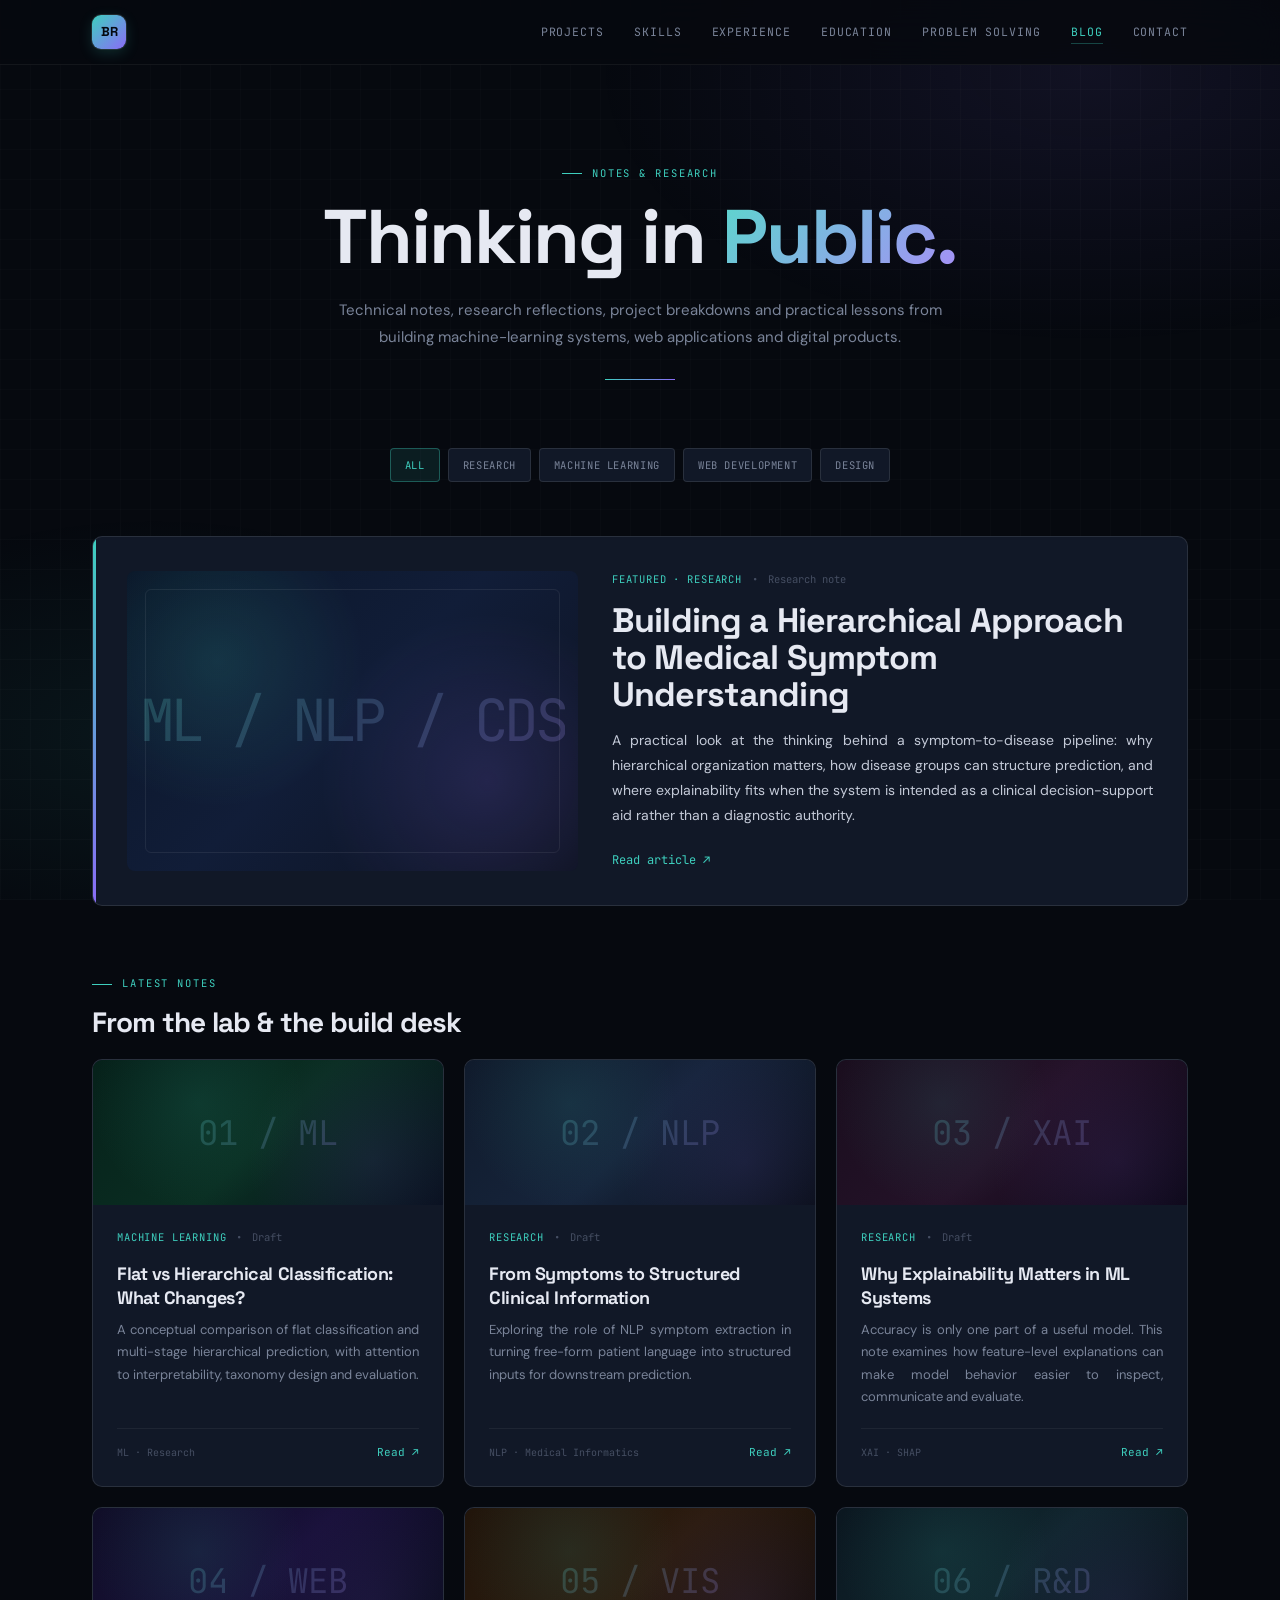
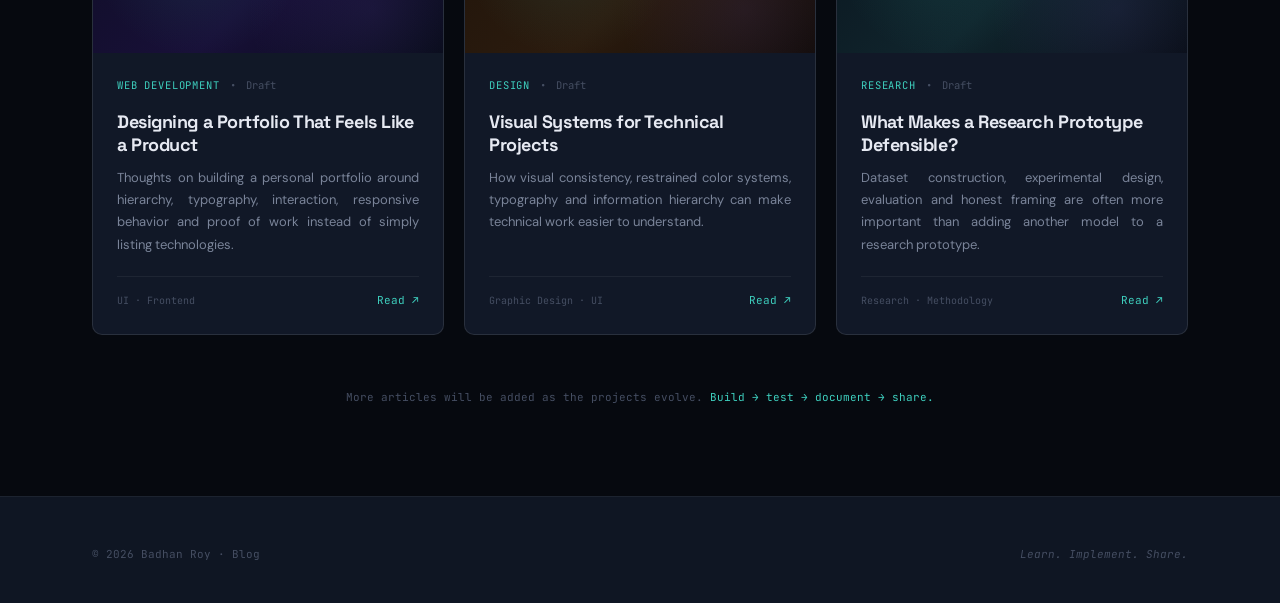
<file: blog.html>
<!DOCTYPE html>
<html lang="en">
<head>
<meta charset="UTF-8">
<meta name="viewport" content="width=device-width, initial-scale=1.0">
<title>Badhan Roy — Blog</title>

<link rel="preconnect" href="https://fonts.googleapis.com">
<link rel="preconnect" href="https://fonts.gstatic.com" crossorigin>
<link href="https://fonts.googleapis.com/css2?family=Space+Grotesk:wght@400;500;600;700&family=DM+Sans:ital,opsz,wght@0,9..40,400;0,9..40,500;0,9..40,600;1,400&family=JetBrains+Mono:ital,wght@0,400;0,500;0,600;1,400&display=swap" rel="stylesheet">

<style>
:root{
  --ink:#06090f;--ink-2:#0b1018;--ink-3:#0f1623;
  --card:#111827;--card-2:#141d2e;--card-3:#192235;
  --line:rgba(255,255,255,.055);--line-m:rgba(255,255,255,.10);--line-s:rgba(255,255,255,.16);
  --text:#e6e9f2;--text-2:#c4cad8;--muted:#7a8499;--muted-2:#454e62;
  --teal:#3ecfbe;--teal-d:rgba(62,207,190,.10);
  --violet:#8b6cf7;--violet-d:rgba(139,108,247,.10);
  --amber:#e0a844;--rose:#e05a8a;
  --grad:linear-gradient(135deg,#3ecfbe 0%,#8b6cf7 100%);
  --grad-text:linear-gradient(135deg,#5ad8cc 0%,#a88df8 100%);
  --r:4px;--r2:10px;
  --disp:'Space Grotesk',sans-serif;--body:'DM Sans',sans-serif;--mono:'JetBrains Mono',monospace;
  --max:1160px;
}
*{box-sizing:border-box;margin:0;padding:0}
html{scroll-behavior:smooth}
body{
  background:var(--ink);color:var(--text);font-family:var(--body);
  font-size:15px;line-height:1.7;-webkit-font-smoothing:antialiased;overflow-x:hidden;
}
body::before{
  content:"";position:fixed;inset:0;pointer-events:none;z-index:0;
  background:
    radial-gradient(ellipse 70% 55% at 85% 8%,rgba(139,108,247,.09),transparent 55%),
    radial-gradient(ellipse 55% 45% at 12% 82%,rgba(62,207,190,.07),transparent 55%),
    repeating-linear-gradient(0deg,rgba(255,255,255,.015) 0,rgba(255,255,255,.015) 1px,transparent 1px,transparent 30px),
    repeating-linear-gradient(90deg,rgba(255,255,255,.015) 0,rgba(255,255,255,.015) 1px,transparent 1px,transparent 30px);
}
body>*{position:relative;z-index:1}
a{color:inherit;text-decoration:none}
::selection{background:var(--teal);color:var(--ink)}
:focus-visible{outline:2px solid var(--teal);outline-offset:3px}
.wrap{max-width:var(--max);margin:0 auto;padding:0 32px}
.eyebrow{
  font-family:var(--mono);font-size:10.5px;letter-spacing:.18em;text-transform:uppercase;
  color:var(--teal);display:inline-flex;align-items:center;gap:10px;margin-bottom:14px
}
.eyebrow::before{content:"";width:20px;height:1px;background:var(--teal)}
h1,h2,h3{font-family:var(--disp);font-weight:700;letter-spacing:-.025em;line-height:1.08}
.grad-text{
  background:var(--grad-text);-webkit-background-clip:text;-webkit-text-fill-color:transparent;background-clip:text
}

/* NAV */
header{
  position:sticky;top:0;z-index:80;background:rgba(6,9,15,.85);
  backdrop-filter:blur(16px);border-bottom:1px solid var(--line)
}
.navbar{display:flex;align-items:center;justify-content:space-between;padding-top:15px;padding-bottom:15px}
.brand{font-family:var(--mono);font-size:12px;display:flex;align-items:center;gap:10px}
.brand-logo{
  font-family:var(--disp);font-size:13px;font-weight:700;width:34px;height:34px;border-radius:9px;
  display:flex;align-items:center;justify-content:center;background:var(--grad);color:#050810;
  box-shadow:0 0 0 1px var(--line-m),0 4px 14px rgba(62,207,190,.18)
}
.brand:hover .brand-logo{transform:translateY(-2px)}
nav.desk ul{list-style:none;display:flex;gap:30px}
nav.desk a{
  font-family:var(--mono);font-size:11.5px;letter-spacing:.08em;text-transform:uppercase;
  color:var(--muted);padding:4px 0;border-bottom:1px solid transparent;transition:.15s
}
nav.desk a:hover,nav.desk a.active{color:var(--teal);border-color:rgba(62,207,190,.3)}
.nav-toggle{
  display:none;background:none;border:1px solid var(--line-m);border-radius:var(--r);
  width:38px;height:38px;cursor:pointer;align-items:center;justify-content:center;flex-direction:column;gap:5px
}
.hbar{width:16px;height:1.6px;background:var(--text-2);transition:.25s}
.nav-toggle.open .hbar:nth-child(1){transform:translateY(6.6px) rotate(45deg)}
.nav-toggle.open .hbar:nth-child(2){opacity:0}
.nav-toggle.open .hbar:nth-child(3){transform:translateY(-6.6px) rotate(-45deg)}
#mob-nav{display:none;flex-direction:column;border-top:1px solid var(--line);padding-top:6px;padding-bottom:16px}
#mob-nav.open{display:flex}
#mob-nav a{font-family:var(--mono);font-size:13px;color:var(--muted);padding:12px 0;border-bottom:1px solid var(--line)}
#mob-nav a:hover{color:var(--teal)}

/* PAGE HERO */
.blog-hero{padding:92px 0 68px;text-align:center}
.blog-hero h1{font-size:clamp(44px,7vw,76px);margin-bottom:18px}
.blog-hero p{
  color:var(--muted);max-width:650px;margin:0 auto;font-size:15px;line-height:1.8
}
.hero-rule{width:70px;height:1px;background:var(--grad);margin:28px auto 0}

/* FILTERS */
.filter-bar{
  display:flex;justify-content:center;flex-wrap:wrap;gap:8px;
  margin:0 auto 54px
}
.filter-btn{
  font-family:var(--mono);font-size:10.5px;letter-spacing:.06em;text-transform:uppercase;
  color:var(--muted);background:var(--card);border:1px solid var(--line-m);
  border-radius:var(--r);padding:9px 14px;cursor:pointer;transition:.18s
}
.filter-btn:hover,.filter-btn.active{color:var(--teal);border-color:rgba(62,207,190,.35);background:var(--teal-d)}

/* FEATURED */
.featured{
  display:grid;grid-template-columns:1fr 1.2fr;gap:34px;align-items:stretch;
  background:var(--card);border:1px solid var(--line-m);border-radius:var(--r2);
  padding:34px;position:relative;overflow:hidden;margin-bottom:24px
}
.featured::before{
  content:"";position:absolute;left:0;top:0;width:3px;height:100%;background:var(--grad)
}
.featured-visual{
  min-height:290px;border-radius:8px;display:flex;align-items:center;justify-content:center;
  position:relative;overflow:hidden;
  background:
    radial-gradient(circle at 20% 30%,rgba(62,207,190,.15),transparent 35%),
    radial-gradient(circle at 80% 70%,rgba(139,108,247,.16),transparent 40%),
    linear-gradient(135deg,#0a1628,#111d38 48%,#0d1220)
}
.featured-visual::after{
  content:"";position:absolute;inset:18px;border:1px solid rgba(255,255,255,.07);border-radius:6px
}
.featured-symbol{
  font-family:var(--mono);font-size:58px;letter-spacing:-.08em;
  background:var(--grad-text);-webkit-background-clip:text;-webkit-text-fill-color:transparent;
  opacity:.22;position:relative;z-index:2
}
.featured-copy{display:flex;flex-direction:column;justify-content:center}
.meta{
  display:flex;align-items:center;gap:10px;flex-wrap:wrap;margin-bottom:15px;
  font-family:var(--mono);font-size:10.5px;color:var(--muted-2)
}
.meta .category{color:var(--teal);text-transform:uppercase;letter-spacing:.08em}
.featured h2{font-size:clamp(24px,3vw,34px);margin-bottom:14px}
.featured p{color:var(--text-2);font-size:14px;line-height:1.8;text-align:justify;margin-bottom:22px}
.read-link{
  font-family:var(--mono);font-size:12px;color:var(--teal);
  display:inline-flex;align-items:center;gap:7px;width:max-content
}
.read-link:hover{text-decoration:underline}

/* POSTS */
.section-label{margin:62px 0 22px}
.section-label h2{font-size:28px}
.posts{display:grid;grid-template-columns:repeat(3,1fr);gap:20px}
.post{
  background:var(--card);border:1px solid var(--line-m);border-radius:var(--r2);
  overflow:hidden;display:flex;flex-direction:column;transition:.22s
}
.post:hover{border-color:rgba(62,207,190,.28);transform:translateY(-5px);box-shadow:0 20px 50px rgba(0,0,0,.38)}
.post-visual{
  height:145px;display:flex;align-items:center;justify-content:center;position:relative;overflow:hidden
}
.post-visual::before{
  content:"";position:absolute;inset:0;
  background:radial-gradient(circle at 30% 30%,rgba(62,207,190,.10),transparent 40%),
             radial-gradient(circle at 80% 70%,rgba(139,108,247,.10),transparent 42%)
}
.visual-ml{background:linear-gradient(135deg,#06211a,#0a2e22 50%,#060e1a)}
.visual-med{background:linear-gradient(135deg,#101b2c,#16243b 50%,#090e18)}
.visual-web{background:linear-gradient(135deg,#100e28,#181038 50%,#060a16)}
.visual-data{background:linear-gradient(135deg,#1a0e1e,#241228 50%,#0a0614)}
.visual-design{background:linear-gradient(135deg,#21150b,#2b1b0e 50%,#100a05)}
.visual-research{background:linear-gradient(135deg,#0b1720,#10252d 50%,#070d14)}
.visual-symbol{
  position:relative;z-index:1;font-family:var(--mono);font-size:34px;opacity:.22;
  background:var(--grad-text);-webkit-background-clip:text;-webkit-text-fill-color:transparent
}
.post-body{padding:24px;display:flex;flex-direction:column;flex:1}
.post h3{font-size:18px;line-height:1.3;margin-bottom:10px}
.post-excerpt{color:var(--muted);font-size:13px;line-height:1.72;margin-bottom:20px;flex:1;text-align:justify}
.post-foot{
  padding-top:14px;border-top:1px solid var(--line);
  display:flex;justify-content:space-between;align-items:center;gap:10px
}
.post-foot span{font-family:var(--mono);font-size:10px;color:var(--muted-2)}
.post-foot a{font-family:var(--mono);font-size:11px;color:var(--teal)}

/* EMPTY/NOTE */
.blog-note{
  max-width:650px;margin:52px auto 88px;text-align:center;
  font-family:var(--mono);font-size:11px;color:var(--muted-2);line-height:1.9
}
.blog-note span{color:var(--teal)}

/* FOOTER */
footer{padding:48px 0 40px;border-top:1px solid var(--line);background:var(--ink-3)}
.foot-inner{display:flex;flex-wrap:wrap;justify-content:space-between;align-items:center;gap:14px}
.foot-brand,.foot-quote{font-family:var(--mono);font-size:11px;color:var(--muted-2)}
.foot-quote{font-style:italic}

/* TOP */
#scroll-top{
  position:fixed;bottom:26px;right:26px;z-index:60;width:44px;height:44px;border-radius:50%;
  background:var(--grad);border:none;color:#050810;font-size:15px;cursor:pointer;
  box-shadow:0 4px 22px rgba(62,207,190,.32);opacity:0;pointer-events:none;transition:.2s
}
#scroll-top.show{opacity:1;pointer-events:auto}
#scroll-top:hover{transform:translateY(-3px)}

.reveal{opacity:0;transform:translateY(18px);transition:opacity .65s ease,transform .65s ease}
.reveal.in{opacity:1;transform:translateY(0)}

@media(max-width:900px){
  .posts{grid-template-columns:1fr 1fr}
}
@media(max-width:780px){
  nav.desk{display:none}.nav-toggle{display:flex}
  .featured{grid-template-columns:1fr;padding:28px}
  .featured-visual{min-height:190px}
}
@media(max-width:620px){
  .wrap{padding-left:18px;padding-right:18px}
  .blog-hero{padding-top:58px}
  .posts{grid-template-columns:1fr}
  .filter-bar{justify-content:flex-start}
  .blog-note{margin-bottom:60px}
}
</style>
</head>

<body>

<header>
  <div class="navbar wrap">
    <a href="index.html" class="brand" aria-label="Badhan Roy — home">
      <span class="brand-logo">BR</span>
    </a>

    <nav class="desk" aria-label="Main navigation">
      <ul>
        <li><a href="index.html#projects">Projects</a></li>
        <li><a href="index.html#skills">Skills</a></li>
        <li><a href="index.html#experience">Experience</a></li>
        <li><a href="index.html#education">Education</a></li>
        <li><a href="index.html#ps">Problem Solving</a></li>
        <li><a href="blog.html" class="active">Blog</a></li>
        <li><a href="index.html#contact">Contact</a></li>
      </ul>
    </nav>

    <button class="nav-toggle" id="navToggle" aria-label="Toggle menu" aria-expanded="false">
      <span class="hbar"></span><span class="hbar"></span><span class="hbar"></span>
    </button>
  </div>

  <div id="mob-nav" class="wrap">
    <a href="index.html#projects">Projects</a>
    <a href="index.html#skills">Skills</a>
    <a href="index.html#experience">Experience</a>
    <a href="index.html#education">Education</a>
    <a href="index.html#ps">Problem Solving</a>
    <a href="blog.html">Blog</a>
    <a href="index.html#contact">Contact</a>
  </div>
</header>

<main>

<section class="blog-hero wrap reveal">
  <div class="eyebrow">Notes &amp; Research</div>
  <h1>Thinking in <span class="grad-text">Public.</span></h1>
  <p>
    Technical notes, research reflections, project breakdowns and practical lessons
    from building machine-learning systems, web applications and digital products.
  </p>
  <div class="hero-rule"></div>
</section>

<div class="wrap">
  <div class="filter-bar reveal" aria-label="Blog categories">
    <button class="filter-btn active" data-filter="all">All</button>
    <button class="filter-btn" data-filter="research">Research</button>
    <button class="filter-btn" data-filter="ml">Machine Learning</button>
    <button class="filter-btn" data-filter="web">Web Development</button>
    <button class="filter-btn" data-filter="design">Design</button>
  </div>

  <article class="featured reveal" data-category="research ml">
    <div class="featured-visual">
      <div class="featured-symbol">ML / NLP / CDS</div>
    </div>
    <div class="featured-copy">
      <div class="meta">
        <span class="category">Featured · Research</span>
        <span>•</span>
        <span>Research note</span>
      </div>

      <h2>Building a Hierarchical Approach to Medical Symptom Understanding</h2>

      <p>
        A practical look at the thinking behind a symptom-to-disease pipeline:
        why hierarchical organization matters, how disease groups can structure
        prediction, and where explainability fits when the system is intended
        as a clinical decision-support aid rather than a diagnostic authority.
      </p>

      <a class="read-link" href="blog/docbot-taxonomy.html">
        Read article <span>↗</span>
      </a>
    </div>
  </article>

  <div class="section-label reveal">
    <div class="eyebrow">Latest Notes</div>
    <h2>From the lab &amp; the build desk</h2>
  </div>

  <section class="posts" id="posts">

    <article class="post reveal" data-category="ml">
      <div class="post-visual visual-ml"><div class="visual-symbol">01 / ML</div></div>
      <div class="post-body">
        <div class="meta"><span class="category">Machine Learning</span><span>•</span><span>Draft</span></div>
        <h3>Flat vs Hierarchical Classification: What Changes?</h3>
        <p class="post-excerpt">
          A conceptual comparison of flat classification and multi-stage
          hierarchical prediction, with attention to interpretability,
          taxonomy design and evaluation.
        </p>
        <div class="post-foot">
          <span>ML · Research</span>
          <a href="blog/flat-vs-hierarchical.html">Read ↗</a>
        </div>
      </div>
    </article>

    <article class="post reveal" data-category="research">
      <div class="post-visual visual-med"><div class="visual-symbol">02 / NLP</div></div>
      <div class="post-body">
        <div class="meta"><span class="category">Research</span><span>•</span><span>Draft</span></div>
        <h3>From Symptoms to Structured Clinical Information</h3>
        <p class="post-excerpt">
          Exploring the role of NLP symptom extraction in turning free-form
          patient language into structured inputs for downstream prediction.
        </p>
        <div class="post-foot">
          <span>NLP · Medical Informatics</span>
          <a href="blog/symptoms-to-structure.html">Read ↗</a>
        </div>
      </div>
    </article>

    <article class="post reveal" data-category="ml research">
      <div class="post-visual visual-data"><div class="visual-symbol">03 / XAI</div></div>
      <div class="post-body">
        <div class="meta"><span class="category">Research</span><span>•</span><span>Draft</span></div>
        <h3>Why Explainability Matters in ML Systems</h3>
        <p class="post-excerpt">
          Accuracy is only one part of a useful model. This note examines how
          feature-level explanations can make model behavior easier to inspect,
          communicate and evaluate.
        </p>
        <div class="post-foot">
          <span>XAI · SHAP</span>
          <a href="blog/explainability-in-ml.html">Read ↗</a>
        </div>
      </div>
    </article>

    <article class="post reveal" data-category="web">
      <div class="post-visual visual-web"><div class="visual-symbol">04 / WEB</div></div>
      <div class="post-body">
        <div class="meta"><span class="category">Web Development</span><span>•</span><span>Draft</span></div>
        <h3>Designing a Portfolio That Feels Like a Product</h3>
        <p class="post-excerpt">
          Thoughts on building a personal portfolio around hierarchy,
          typography, interaction, responsive behavior and proof of work
          instead of simply listing technologies.
        </p>
        <div class="post-foot">
          <span>UI · Frontend</span>
          <a href="blog/portfolio-as-product.html">Read ↗</a>
        </div>
      </div>
    </article>

    <article class="post reveal" data-category="design">
      <div class="post-visual visual-design"><div class="visual-symbol">05 / VIS</div></div>
      <div class="post-body">
        <div class="meta"><span class="category">Design</span><span>•</span><span>Draft</span></div>
        <h3>Visual Systems for Technical Projects</h3>
        <p class="post-excerpt">
          How visual consistency, restrained color systems, typography and
          information hierarchy can make technical work easier to understand.
        </p>
        <div class="post-foot">
          <span>Graphic Design · UI</span>
          <a href="blog/visual-systems.html">Read ↗</a>
        </div>
      </div>
    </article>

    <article class="post reveal" data-category="research ml">
      <div class="post-visual visual-research"><div class="visual-symbol">06 / R&amp;D</div></div>
      <div class="post-body">
        <div class="meta"><span class="category">Research</span><span>•</span><span>Draft</span></div>
        <h3>What Makes a Research Prototype Defensible?</h3>
        <p class="post-excerpt">
          Dataset construction, experimental design, evaluation and honest
          framing are often more important than adding another model to a
          research prototype.
        </p>
        <div class="post-foot">
          <span>Research · Methodology</span>
          <a href="blog/research-prototype.html">Read ↗</a>
        </div>
      </div>
    </article>

  </section>

  <p class="blog-note reveal">
    More articles will be added as the projects evolve.
    <span>Build → test → document → share.</span>
  </p>
</div>

</main>

<footer>
  <div class="wrap foot-inner">
    <div class="foot-brand">© 2026 Badhan Roy · Blog</div>
    <div class="foot-quote">Learn. Implement. Share.</div>
  </div>
</footer>

<button id="scroll-top" aria-label="Scroll to top">↑</button>

<script>
const navToggle = document.getElementById('navToggle');
const mobNav = document.getElementById('mob-nav');

navToggle.addEventListener('click', () => {
  const open = navToggle.classList.toggle('open');
  mobNav.classList.toggle('open', open);
  navToggle.setAttribute('aria-expanded', open);
});

mobNav.querySelectorAll('a').forEach(link => {
  link.addEventListener('click', () => {
    navToggle.classList.remove('open');
    mobNav.classList.remove('open');
    navToggle.setAttribute('aria-expanded', 'false');
  });
});

/* Category filter */
const filterButtons = document.querySelectorAll('.filter-btn');
const posts = document.querySelectorAll('.post');

filterButtons.forEach(button => {
  button.addEventListener('click', () => {
    filterButtons.forEach(btn => btn.classList.remove('active'));
    button.classList.add('active');

    const filter = button.dataset.filter;

    posts.forEach(post => {
      const categories = post.dataset.category.split(' ');
      const visible = filter === 'all' || categories.includes(filter);
      post.style.display = visible ? 'flex' : 'none';
    });
  });
});

/* Reveal animation */
const revealItems = document.querySelectorAll('.reveal');

const observer = new IntersectionObserver(entries => {
  entries.forEach(entry => {
    if (entry.isIntersecting) {
      entry.target.classList.add('in');
      observer.unobserve(entry.target);
    }
  });
}, {threshold:.08});

revealItems.forEach(item => observer.observe(item));

/* Scroll-to-top */
const topButton = document.getElementById('scroll-top');

window.addEventListener('scroll', () => {
  topButton.classList.toggle('show', window.scrollY > 500);
});

topButton.addEventListener('click', () => {
  window.scrollTo({top:0, behavior:'smooth'});
});
</script>

</body>
</html>
</file>
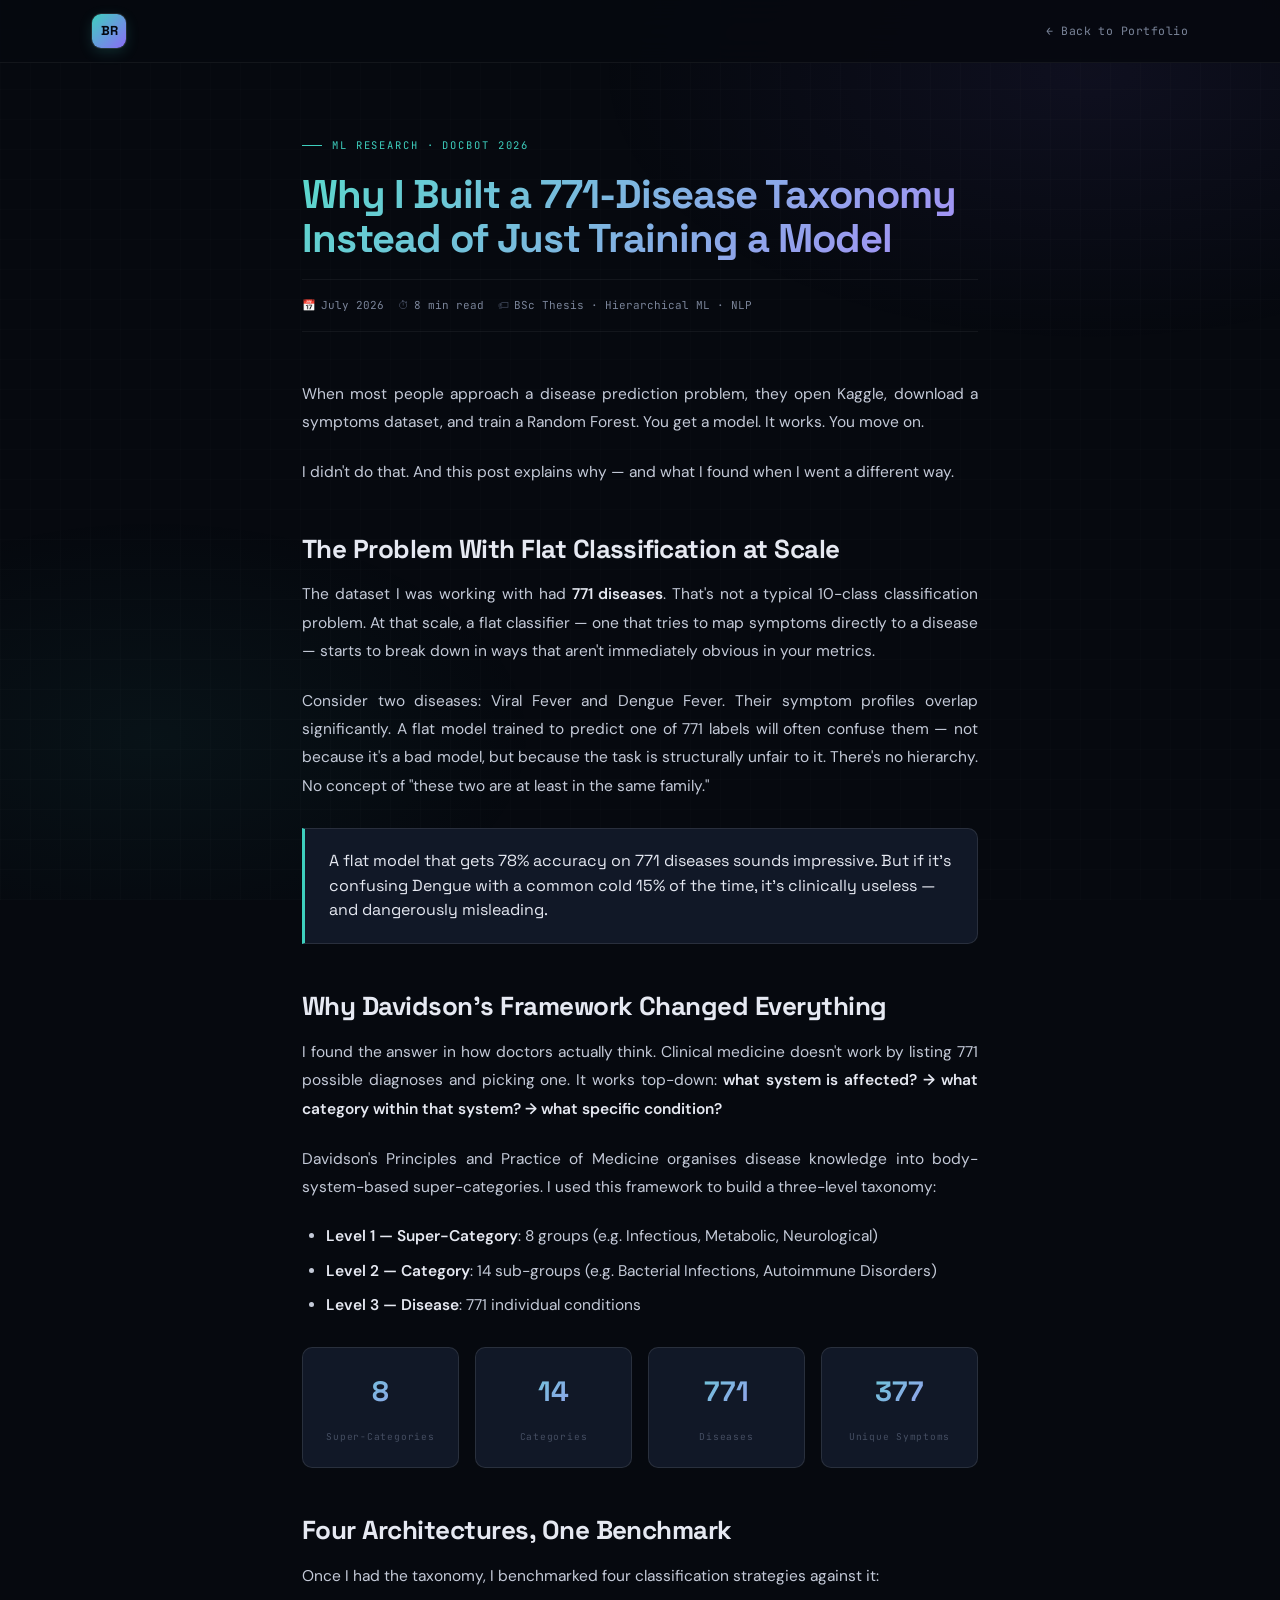
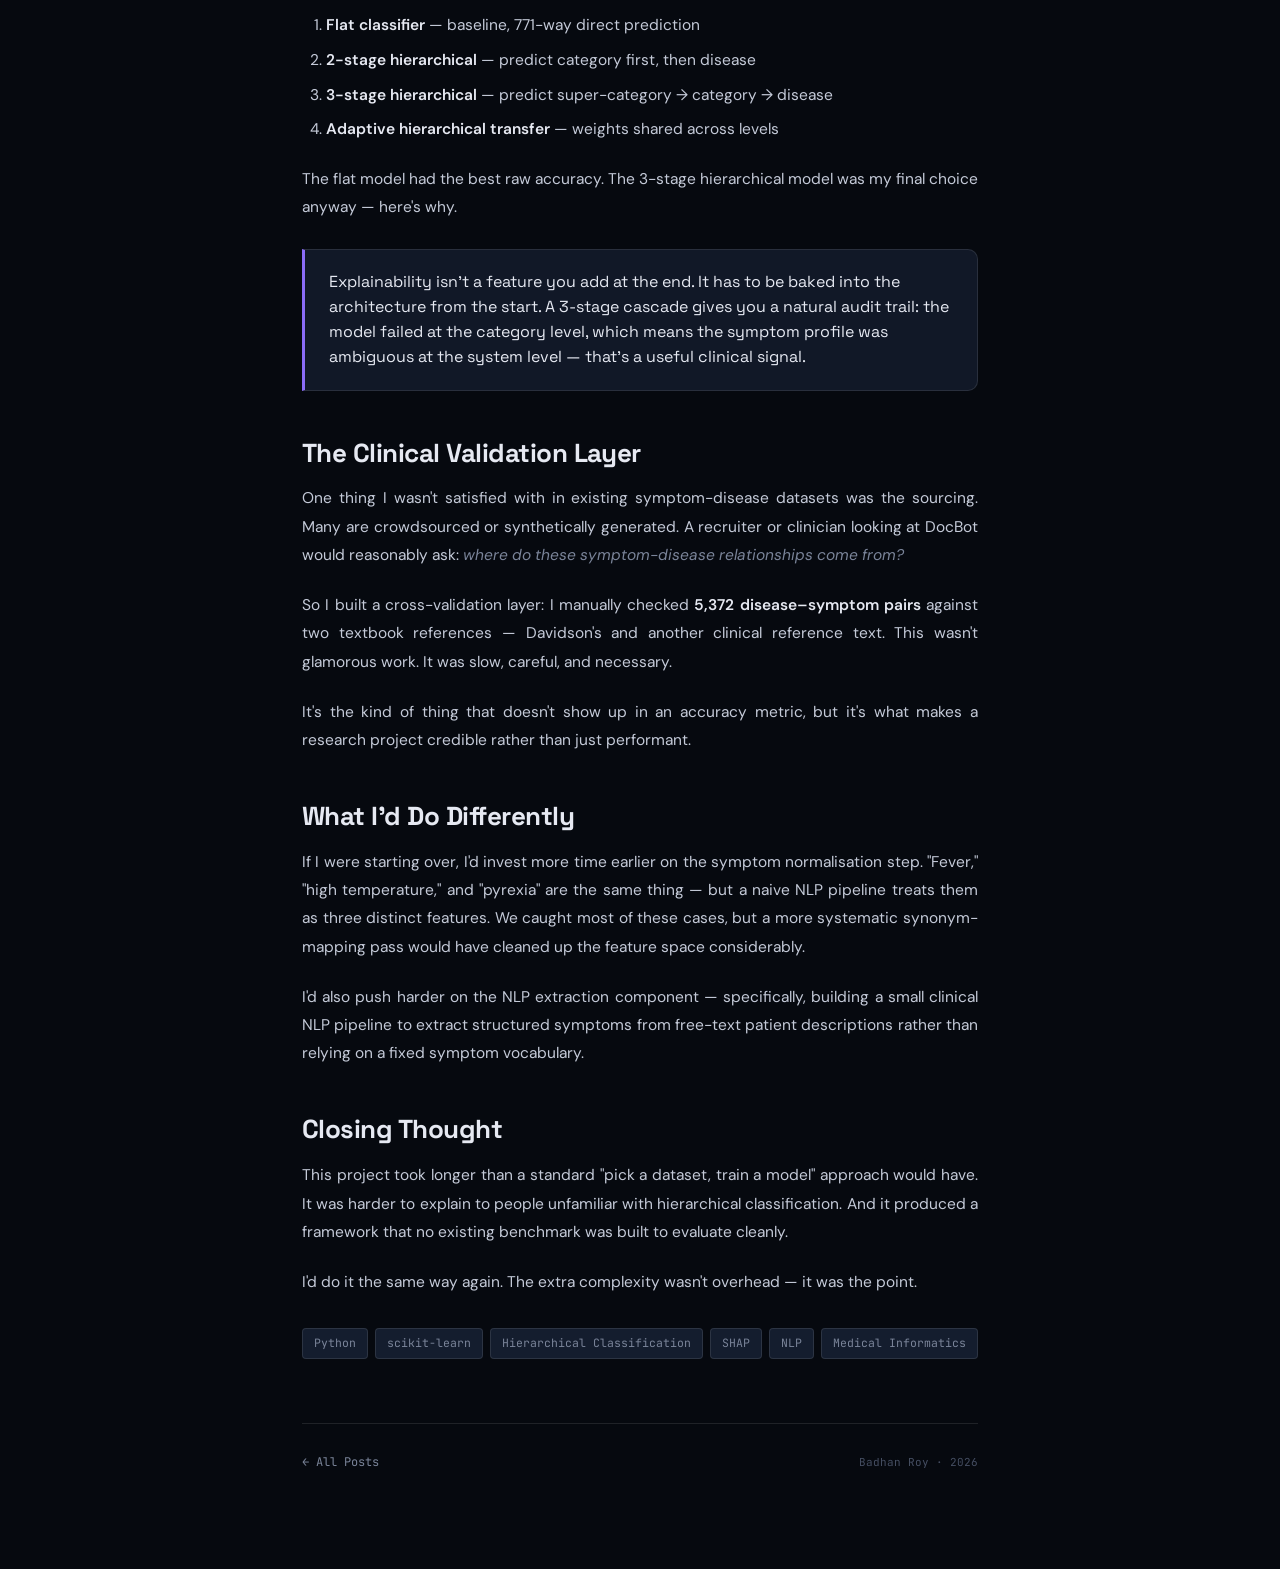
<file: blog/docbot-taxonomy.html>
<!DOCTYPE html>
<html lang="en">
<head>
<meta charset="UTF-8">
<meta name="viewport" content="width=device-width, initial-scale=1.0">
<title>Why I Built a 771-Disease Taxonomy — Badhan Roy</title>
<link rel="preconnect" href="https://fonts.googleapis.com">
<link rel="preconnect" href="https://fonts.gstatic.com" crossorigin>
<link href="https://fonts.googleapis.com/css2?family=Space+Grotesk:wght@400;500;600;700&family=DM+Sans:ital,opsz,wght@0,9..40,400;0,9..40,500;0,9..40,600;1,9..40,400&family=JetBrains+Mono:ital,wght@0,400;0,500;0,600;1,400&display=swap" rel="stylesheet">
<style>
:root {
  --ink:#06090f;--ink-2:#0b1018;--ink-3:#0f1623;
  --card:#111827;--card-2:#141d2e;
  --line:rgba(255,255,255,0.055);--line-m:rgba(255,255,255,0.10);--line-s:rgba(255,255,255,0.16);
  --text:#e6e9f2;--text-2:#c4cad8;--muted:#7a8499;--muted-2:#454e62;
  --teal:#3ecfbe;--teal-d:rgba(62,207,190,0.10);
  --violet:#8b6cf7;--amber:#e0a844;
  --grad:linear-gradient(135deg,#3ecfbe 0%,#8b6cf7 100%);
  --grad-text:linear-gradient(135deg,#5ad8cc 0%,#a88df8 100%);
  --r:4px;--r2:10px;
  --disp:'Space Grotesk',sans-serif;--body:'DM Sans',sans-serif;--mono:'JetBrains Mono',monospace;
  --max:740px;
}
*,*::before,*::after{box-sizing:border-box;margin:0;padding:0;}
html{scroll-behavior:smooth;}
body{background:var(--ink);color:var(--text);font-family:var(--body);font-size:16px;line-height:1.75;-webkit-font-smoothing:antialiased;overflow-x:hidden;}
a{color:inherit;text-decoration:none;}
::selection{background:var(--teal);color:var(--ink);}
:focus-visible{outline:2px solid var(--teal);outline-offset:3px;}

body::before{
  content:"";position:fixed;inset:0;pointer-events:none;z-index:0;
  background:
    radial-gradient(ellipse 70% 55% at 85% 8%,rgba(139,108,247,0.07) 0%,transparent 55%),
    radial-gradient(ellipse 55% 45% at 12% 82%,rgba(62,207,190,0.05) 0%,transparent 55%),
    repeating-linear-gradient(0deg,rgba(255,255,255,0.012) 0,rgba(255,255,255,0.012) 1px,transparent 1px,transparent 30px),
    repeating-linear-gradient(90deg,rgba(255,255,255,0.012) 0,rgba(255,255,255,0.012) 1px,transparent 1px,transparent 30px);
}
body>*{position:relative;z-index:1;}

/* NAV */
header{position:sticky;top:0;z-index:80;background:rgba(6,9,15,0.88);backdrop-filter:blur(16px);border-bottom:1px solid var(--line);}
.navbar{max-width:1160px;margin:0 auto;padding:14px 32px;display:flex;align-items:center;justify-content:space-between;}
.brand-logo{font-family:var(--disp);font-size:13px;font-weight:700;width:34px;height:34px;border-radius:9px;display:flex;align-items:center;justify-content:center;background:var(--grad);color:#050810;box-shadow:0 0 0 1px var(--line-m),0 4px 14px rgba(62,207,190,0.18);}
.back-link{font-family:var(--mono);font-size:11.5px;color:var(--muted);display:flex;align-items:center;gap:6px;letter-spacing:.04em;transition:color .15s;}
.back-link:hover{color:var(--teal);}

/* ARTICLE LAYOUT */
.article-wrap{max-width:var(--max);margin:0 auto;padding:64px 32px 96px;}
@media(max-width:600px){.article-wrap{padding:44px 20px 72px;}}

/* Header block */
.post-header{margin-bottom:48px;}
.post-eyebrow{font-family:var(--mono);font-size:10.5px;letter-spacing:.18em;text-transform:uppercase;color:var(--teal);display:inline-flex;align-items:center;gap:10px;margin-bottom:18px;}
.post-eyebrow::before{content:"";width:20px;height:1px;background:var(--teal);flex-shrink:0;}
.post-title{font-family:var(--disp);font-size:clamp(26px,4vw,40px);font-weight:700;letter-spacing:-.025em;line-height:1.1;margin-bottom:18px;background:var(--grad-text);-webkit-background-clip:text;-webkit-text-fill-color:transparent;background-clip:text;}
.post-meta{display:flex;flex-wrap:wrap;gap:14px;align-items:center;padding:16px 0;border-top:1px solid var(--line);border-bottom:1px solid var(--line);}
.pm-item{font-family:var(--mono);font-size:11px;color:var(--muted-2);display:flex;align-items:center;gap:5px;}
.pm-item span{color:var(--muted);}

/* Prose */
.post-body{color:var(--text-2);font-size:15.5px;line-height:1.82;}
.post-body h2{font-family:var(--disp);font-size:clamp(20px,2.8vw,26px);font-weight:700;color:var(--text);margin:48px 0 16px;letter-spacing:-.02em;line-height:1.15;}
.post-body h3{font-family:var(--disp);font-size:18px;font-weight:600;color:var(--text);margin:36px 0 12px;}
.post-body p{margin-bottom:22px;text-align:justify;}
.post-body ul,.post-body ol{padding-left:24px;margin-bottom:22px;}
.post-body li{margin-bottom:8px;line-height:1.72;}
.post-body strong{color:var(--text);font-weight:600;}
.post-body em{color:var(--muted);font-style:italic;}
.post-body a{color:var(--teal);border-bottom:1px solid rgba(62,207,190,.3);transition:opacity .15s;}
.post-body a:hover{opacity:.7;}

/* Callout / pull-quote */
.callout{background:var(--card);border:1px solid var(--line-m);border-left:3px solid var(--teal);border-radius:0 var(--r2) var(--r2) 0;padding:20px 24px;margin:28px 0;font-family:var(--disp);font-size:16px;color:var(--text);line-height:1.55;}
.callout-amber{border-left-color:var(--amber);}
.callout-violet{border-left-color:var(--violet);}

/* Code block */
.code-block{background:var(--ink-2,#0b1018);border:1px solid var(--line-m);border-radius:var(--r2);padding:20px 22px;margin:24px 0;overflow-x:auto;}
.code-block code{font-family:var(--mono);font-size:12.5px;color:#a8b5cc;line-height:1.7;white-space:pre;}

/* Stat highlight */
.stat-row{display:flex;flex-wrap:wrap;gap:16px;margin:28px 0;}
.stat-box{flex:1;min-width:120px;background:var(--card);border:1px solid var(--line-m);border-radius:var(--r2);padding:18px 20px;text-align:center;}
.stat-num{font-family:var(--disp);font-size:28px;font-weight:700;background:var(--grad-text);-webkit-background-clip:text;-webkit-text-fill-color:transparent;background-clip:text;display:block;margin-bottom:4px;}
.stat-lbl{font-family:var(--mono);font-size:9.5px;color:var(--muted-2);letter-spacing:.08em;}

/* Tags */
.tag{font-family:var(--mono);font-size:11.5px;padding:4px 11px;border-radius:var(--r);background:var(--card-2);border:1px solid var(--line-m);color:var(--muted);}
.tag-row{display:flex;flex-wrap:wrap;gap:7px;margin:32px 0 0;}

/* Divider */
.post-body hr{border:none;border-top:1px solid var(--line-m);margin:40px 0;}

/* Footer nav */
.post-footer{margin-top:64px;padding-top:28px;border-top:1px solid var(--line-m);display:flex;justify-content:space-between;align-items:center;flex-wrap:wrap;gap:14px;}
.pf-back{font-family:var(--mono);font-size:12px;color:var(--muted);display:flex;align-items:center;gap:6px;transition:color .15s;}
.pf-back:hover{color:var(--teal);}
.pf-brand{font-family:var(--mono);font-size:11px;color:var(--muted-2);}
</style>
</head>
<body>

<header>
  <div class="navbar">
    <a href="../index.html" class="brand-logo" aria-label="Home">BR</a>
    <a href="../index.html#blog" class="back-link">← Back to Portfolio</a>
  </div>
</header>

<article class="article-wrap">

  <div class="post-header">
    <div class="post-eyebrow">ML Research · DocBot 2026</div>
    <h1 class="post-title">Why I Built a 771-Disease Taxonomy Instead of Just Training a Model</h1>
    <div class="post-meta">
      <div class="pm-item">📅 <span>July 2026</span></div>
      <div class="pm-item">⏱ <span>8 min read</span></div>
      <div class="pm-item">🏷 <span>BSc Thesis · Hierarchical ML · NLP</span></div>
    </div>
  </div>

  <div class="post-body">

    <p>When most people approach a disease prediction problem, they open Kaggle, download a symptoms dataset, and train a Random Forest. You get a model. It works. You move on.</p>

    <p>I didn't do that. And this post explains why — and what I found when I went a different way.</p>

    <h2>The Problem With Flat Classification at Scale</h2>

    <p>The dataset I was working with had <strong>771 diseases</strong>. That's not a typical 10-class classification problem. At that scale, a flat classifier — one that tries to map symptoms directly to a disease — starts to break down in ways that aren't immediately obvious in your metrics.</p>

    <p>Consider two diseases: Viral Fever and Dengue Fever. Their symptom profiles overlap significantly. A flat model trained to predict one of 771 labels will often confuse them — not because it's a bad model, but because the task is structurally unfair to it. There's no hierarchy. No concept of "these two are at least in the same family."</p>

    <div class="callout">
      A flat model that gets 78% accuracy on 771 diseases sounds impressive. But if it's confusing Dengue with a common cold 15% of the time, it's clinically useless — and dangerously misleading.
    </div>

    <h2>Why Davidson's Framework Changed Everything</h2>

    <p>I found the answer in how doctors actually think. Clinical medicine doesn't work by listing 771 possible diagnoses and picking one. It works top-down: <strong>what system is affected? → what category within that system? → what specific condition?</strong></p>

    <p>Davidson's Principles and Practice of Medicine organises disease knowledge into body-system-based super-categories. I used this framework to build a three-level taxonomy:</p>

    <ul>
      <li><strong>Level 1 — Super-Category</strong>: 8 groups (e.g. Infectious, Metabolic, Neurological)</li>
      <li><strong>Level 2 — Category</strong>: 14 sub-groups (e.g. Bacterial Infections, Autoimmune Disorders)</li>
      <li><strong>Level 3 — Disease</strong>: 771 individual conditions</li>
    </ul>

    <div class="stat-row">
      <div class="stat-box"><span class="stat-num">8</span><span class="stat-lbl">Super-Categories</span></div>
      <div class="stat-box"><span class="stat-num">14</span><span class="stat-lbl">Categories</span></div>
      <div class="stat-box"><span class="stat-num">771</span><span class="stat-lbl">Diseases</span></div>
      <div class="stat-box"><span class="stat-num">377</span><span class="stat-lbl">Unique Symptoms</span></div>
    </div>

    <h2>Four Architectures, One Benchmark</h2>

    <p>Once I had the taxonomy, I benchmarked four classification strategies against it:</p>

    <ol>
      <li><strong>Flat classifier</strong> — baseline, 771-way direct prediction</li>
      <li><strong>2-stage hierarchical</strong> — predict category first, then disease</li>
      <li><strong>3-stage hierarchical</strong> — predict super-category → category → disease</li>
      <li><strong>Adaptive hierarchical transfer</strong> — weights shared across levels</li>
    </ol>

    <p>The flat model had the best raw accuracy. The 3-stage hierarchical model was my final choice anyway — here's why.</p>

    <div class="callout callout-violet">
      Explainability isn't a feature you add at the end. It has to be baked into the architecture from the start. A 3-stage cascade gives you a natural audit trail: the model failed at the category level, which means the symptom profile was ambiguous at the system level — that's a useful clinical signal.
    </div>

    <h2>The Clinical Validation Layer</h2>

    <p>One thing I wasn't satisfied with in existing symptom-disease datasets was the sourcing. Many are crowdsourced or synthetically generated. A recruiter or clinician looking at DocBot would reasonably ask: <em>where do these symptom-disease relationships come from?</em></p>

    <p>So I built a cross-validation layer: I manually checked <strong>5,372 disease–symptom pairs</strong> against two textbook references — Davidson's and another clinical reference text. This wasn't glamorous work. It was slow, careful, and necessary.</p>

    <p>It's the kind of thing that doesn't show up in an accuracy metric, but it's what makes a research project credible rather than just performant.</p>

    <h2>What I'd Do Differently</h2>

    <p>If I were starting over, I'd invest more time earlier on the symptom normalisation step. "Fever," "high temperature," and "pyrexia" are the same thing — but a naive NLP pipeline treats them as three distinct features. We caught most of these cases, but a more systematic synonym-mapping pass would have cleaned up the feature space considerably.</p>

    <p>I'd also push harder on the NLP extraction component — specifically, building a small clinical NLP pipeline to extract structured symptoms from free-text patient descriptions rather than relying on a fixed symptom vocabulary.</p>

    <h2>Closing Thought</h2>

    <p>This project took longer than a standard "pick a dataset, train a model" approach would have. It was harder to explain to people unfamiliar with hierarchical classification. And it produced a framework that no existing benchmark was built to evaluate cleanly.</p>

    <p>I'd do it the same way again. The extra complexity wasn't overhead — it was the point.</p>

    <div class="tag-row">
      <span class="tag">Python</span>
      <span class="tag">scikit-learn</span>
      <span class="tag">Hierarchical Classification</span>
      <span class="tag">SHAP</span>
      <span class="tag">NLP</span>
      <span class="tag">Medical Informatics</span>
    </div>

  </div><!-- /post-body -->

  <div class="post-footer">
    <a href="../index.html#blog" class="pf-back">← All Posts</a>
    <span class="pf-brand">Badhan Roy · 2026</span>
  </div>

</article>

</body>
</html>
</file>
